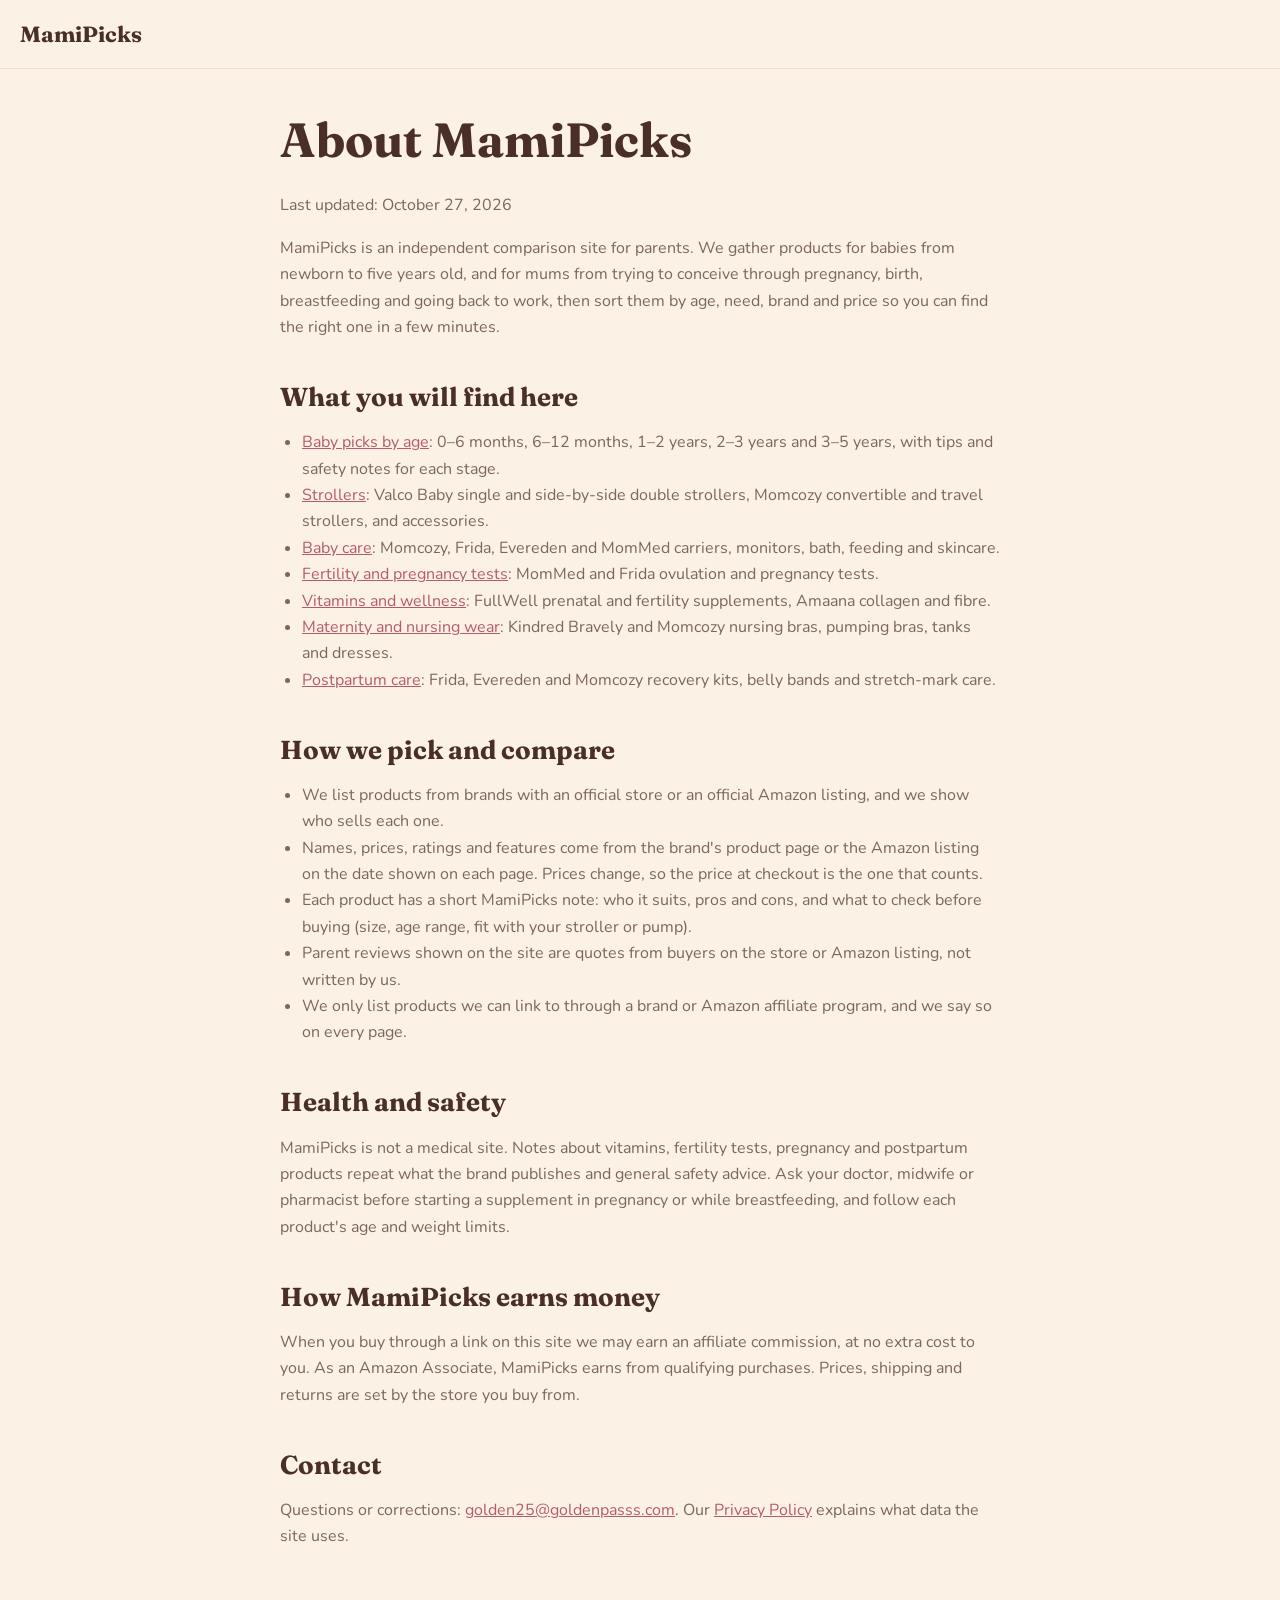
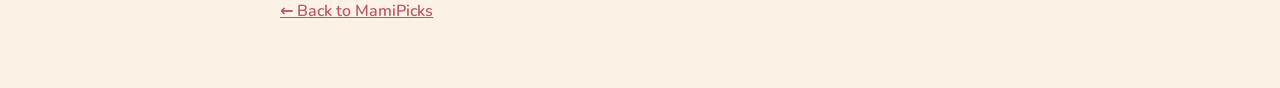
<file: about/index.html>
<!DOCTYPE html>
<html lang="en">
<head>
<meta charset="utf-8">
<meta name="viewport" content="width=device-width, initial-scale=1">
<title>About MamiPicks: How We Pick Baby and Mum Products</title>
<meta name="description" content="Who runs MamiPicks, how we choose and compare baby, pregnancy and postpartum products, where prices come from, and how the site earns money.">
<!-- Google tag (gtag.js) -->
<script async src="https://www.googletagmanager.com/gtag/js?id=AW-18429283112"></script>
<script>
  window.dataLayer = window.dataLayer || [];
  function gtag(){dataLayer.push(arguments);}
  gtag('js', new Date());
  gtag('config', 'AW-18429283112');
</script>
<script>
  // count clicks on buy links (Lasso/Amazon and brand shops) as an Ads conversion
  document.addEventListener('click', function (e) {
    var a = e.target.closest && e.target.closest('a[href]');
    if (!a || !/(^|\.)(lasso\.to|amazon\.com|amzn\.to|amaanahealth\.com|momomiworld\.com)$/.test(a.hostname)) return;
    gtag('event', 'conversion', {'send_to': 'AW-18429283112/99lcCLumwasdEKiW4tNE', 'transport_type': 'beacon'});
  }, true);
</script>
<link rel="preconnect" href="https://fonts.googleapis.com">
<link rel="preconnect" href="https://fonts.gstatic.com" crossorigin>
<link rel="stylesheet" href="https://fonts.googleapis.com/css2?family=Fraunces:opsz,wght@9..144,600;9..144,700&family=Nunito:wght@400;600;700&display=swap">
<style>
*{box-sizing:border-box}
body{margin:0;background:#fbf1e4;color:#4a2e2a;font-family:Nunito,system-ui,sans-serif;line-height:1.65;font-size:16px;-webkit-font-smoothing:antialiased}
header{border-bottom:1px solid #efdcc6;padding:16px 20px}
header a{color:#4a2e2a;text-decoration:none;font-weight:700;font-family:Fraunces,Georgia,serif;font-size:22px}
main{max-width:760px;margin:0 auto;padding:32px 20px 64px}
h1,h2,h3,h4{font-family:Fraunces,Georgia,serif;line-height:1.2;margin:1.6em 0 .5em}
h1{font-size:clamp(34px,6vw,48px);margin-top:.2em}
h2{font-size:26px} h3{font-size:20px} h4{font-size:17px}
p,li{color:#7d665c}
strong{color:#4a2e2a}
a{color:#b75a6b}
ul{padding-left:22px}
.back{display:inline-block;margin-top:32px;color:#b75a6b;font-weight:600}
</style>
<script type="application/ld+json" id="ld-main">
{
 "@context": "https://schema.org",
 "@graph": [
  {
   "@type": "AboutPage",
   "@id": "https://mom.goldenpasss.com/about/#page",
   "url": "https://mom.goldenpasss.com/about/",
   "name": "About MamiPicks: How We Pick Baby and Mum Products",
   "description": "Who runs MamiPicks, how we choose and compare baby, pregnancy and postpartum products, where prices come from, and how the site earns money.",
   "inLanguage": "en",
   "dateModified": "2026-10-27",
   "isPartOf": {
    "@id": "https://mom.goldenpasss.com/#site"
   },
   "publisher": {
    "@id": "https://mom.goldenpasss.com/#org"
   }
  },
  {
   "@type": "BreadcrumbList",
   "itemListElement": [
    {
     "@type": "ListItem",
     "position": 1,
     "name": "MamiPicks",
     "item": "https://mom.goldenpasss.com/"
    },
    {
     "@type": "ListItem",
     "position": 2,
     "name": "About",
     "item": "https://mom.goldenpasss.com/about/"
    }
   ]
  }
 ]
}
</script>
<meta id="og-type" property="og:type" content="website">
<meta id="og-site" property="og:site_name" content="MamiPicks">
<meta id="og-title" property="og:title" content="About MamiPicks: How We Pick Baby and Mum Products">
<meta id="og-desc" property="og:description" content="Who runs MamiPicks, how we choose and compare baby, pregnancy and postpartum products, where prices come from, and how the site earns money.">
<meta id="og-url" property="og:url" content="https://mom.goldenpasss.com/about/">
<meta id="tw-card" name="twitter:card" content="summary">
<link rel="canonical" id="canonical" href="https://mom.goldenpasss.com/about/">
</head>
<body>
<header><a href="../">MamiPicks</a></header>
<main>
<h1>About MamiPicks</h1>
<p>Last updated: <time datetime="2026-10-27">October 27, 2026</time></p>
<p>MamiPicks is an independent comparison site for parents. We gather products for babies from newborn to five years old, and for mums from trying to conceive through pregnancy, birth, breastfeeding and going back to work, then sort them by age, need, brand and price so you can find the right one in a few minutes.</p>

<h2>What you will find here</h2>
<ul>
<li><a href="../#baby">Baby picks by age</a>: 0–6 months, 6–12 months, 1–2 years, 2–3 years and 3–5 years, with tips and safety notes for each stage.</li>
<li><a href="../strollers/">Strollers</a>: Valco Baby single and side-by-side double strollers, Momcozy convertible and travel strollers, and accessories.</li>
<li><a href="../baby-care/">Baby care</a>: Momcozy, Frida, Evereden and MomMed carriers, monitors, bath, feeding and skincare.</li>
<li><a href="../fertility/">Fertility and pregnancy tests</a>: MomMed and Frida ovulation and pregnancy tests.</li>
<li><a href="../vitamins/">Vitamins and wellness</a>: FullWell prenatal and fertility supplements, Amaana collagen and fibre.</li>
<li><a href="../nursing-wear/">Maternity and nursing wear</a>: Kindred Bravely and Momcozy nursing bras, pumping bras, tanks and dresses.</li>
<li><a href="../postpartum/">Postpartum care</a>: Frida, Evereden and Momcozy recovery kits, belly bands and stretch-mark care.</li>
</ul>

<h2>How we pick and compare</h2>
<ul>
<li>We list products from brands with an official store or an official Amazon listing, and we show who sells each one.</li>
<li>Names, prices, ratings and features come from the brand's product page or the Amazon listing on the date shown on each page. Prices change, so the price at checkout is the one that counts.</li>
<li>Each product has a short MamiPicks note: who it suits, pros and cons, and what to check before buying (size, age range, fit with your stroller or pump).</li>
<li>Parent reviews shown on the site are quotes from buyers on the store or Amazon listing, not written by us.</li>
<li>We only list products we can link to through a brand or Amazon affiliate program, and we say so on every page.</li>
</ul>

<h2>Health and safety</h2>
<p>MamiPicks is not a medical site. Notes about vitamins, fertility tests, pregnancy and postpartum products repeat what the brand publishes and general safety advice. Ask your doctor, midwife or pharmacist before starting a supplement in pregnancy or while breastfeeding, and follow each product's age and weight limits.</p>

<h2>How MamiPicks earns money</h2>
<p>When you buy through a link on this site we may earn an affiliate commission, at no extra cost to you. As an Amazon Associate, MamiPicks earns from qualifying purchases. Prices, shipping and returns are set by the store you buy from.</p>

<h2>Contact</h2>
<p>Questions or corrections: <a href="mailto:golden25@goldenpasss.com">golden25@goldenpasss.com</a>. Our <a href="../privacy.html">Privacy Policy</a> explains what data the site uses.</p>
<a class="back" href="../">&larr; Back to MamiPicks</a>
</main>
</body>
</html>
</file>
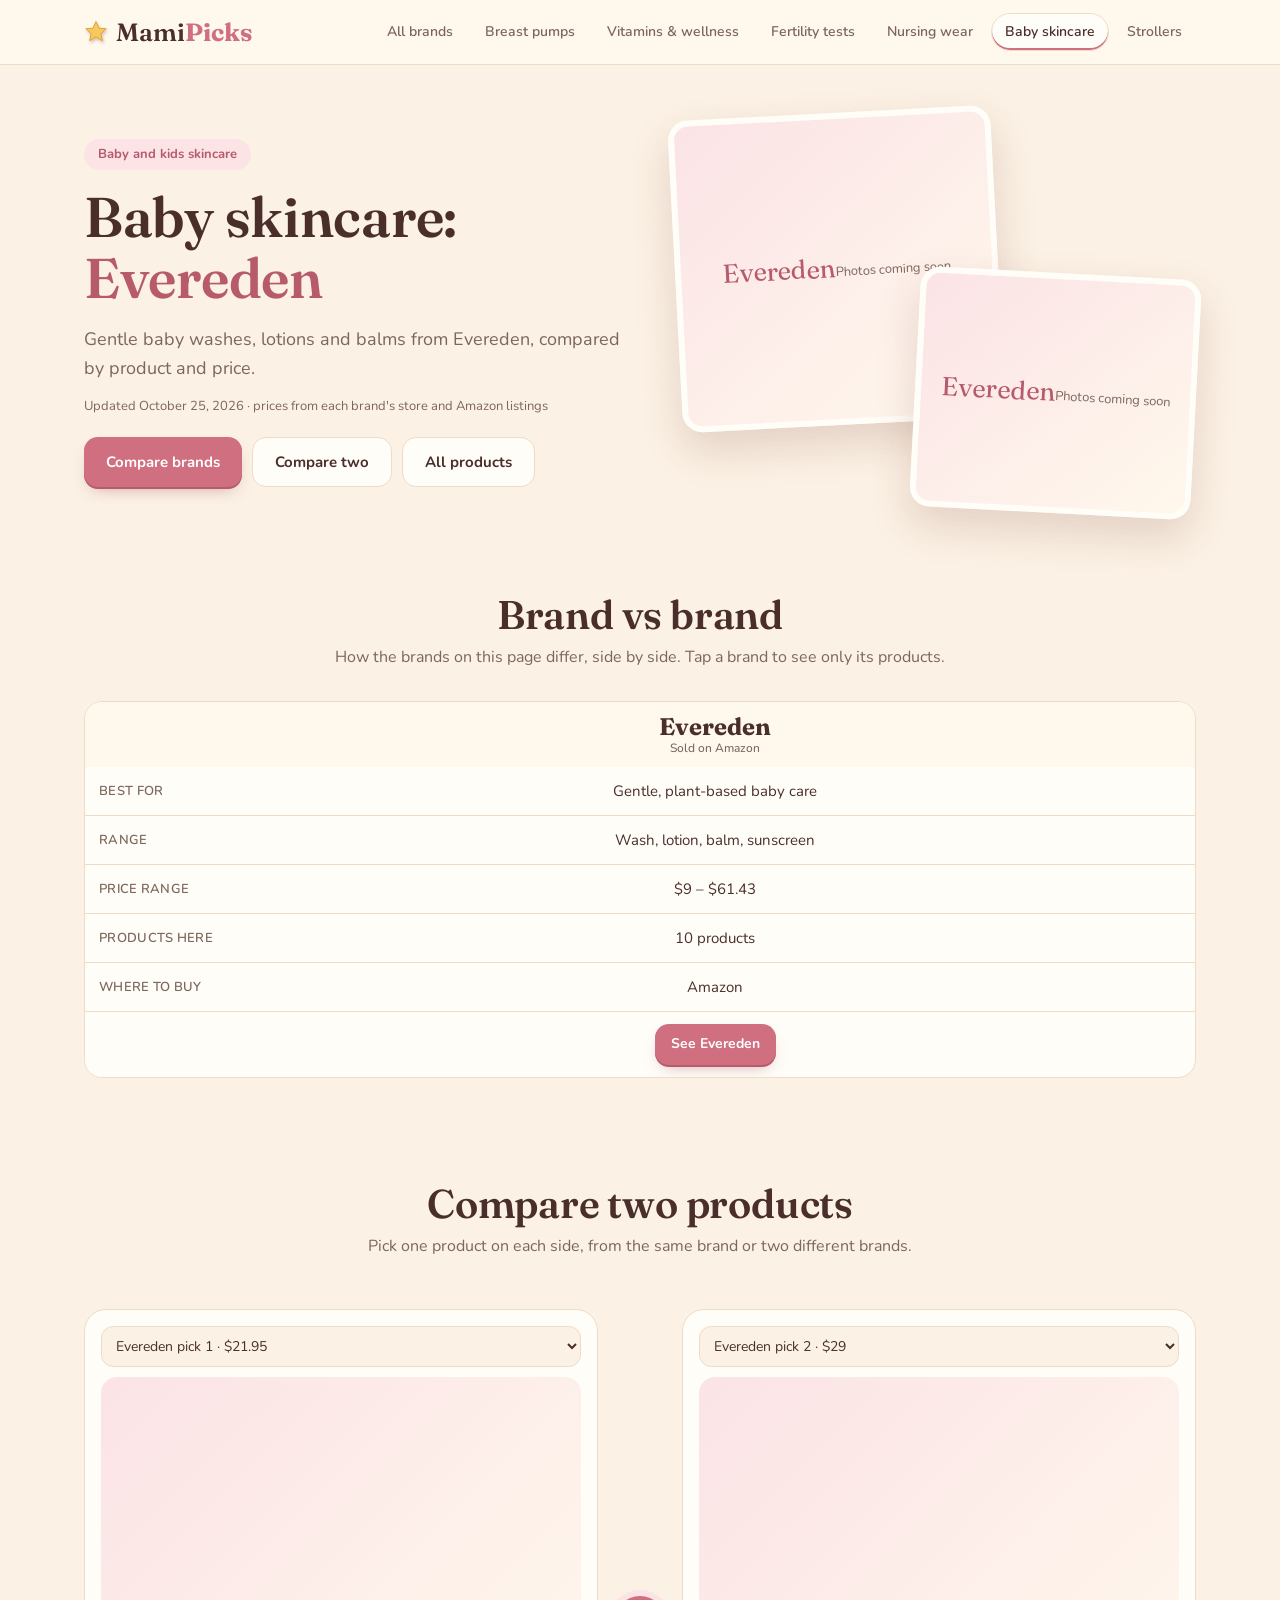
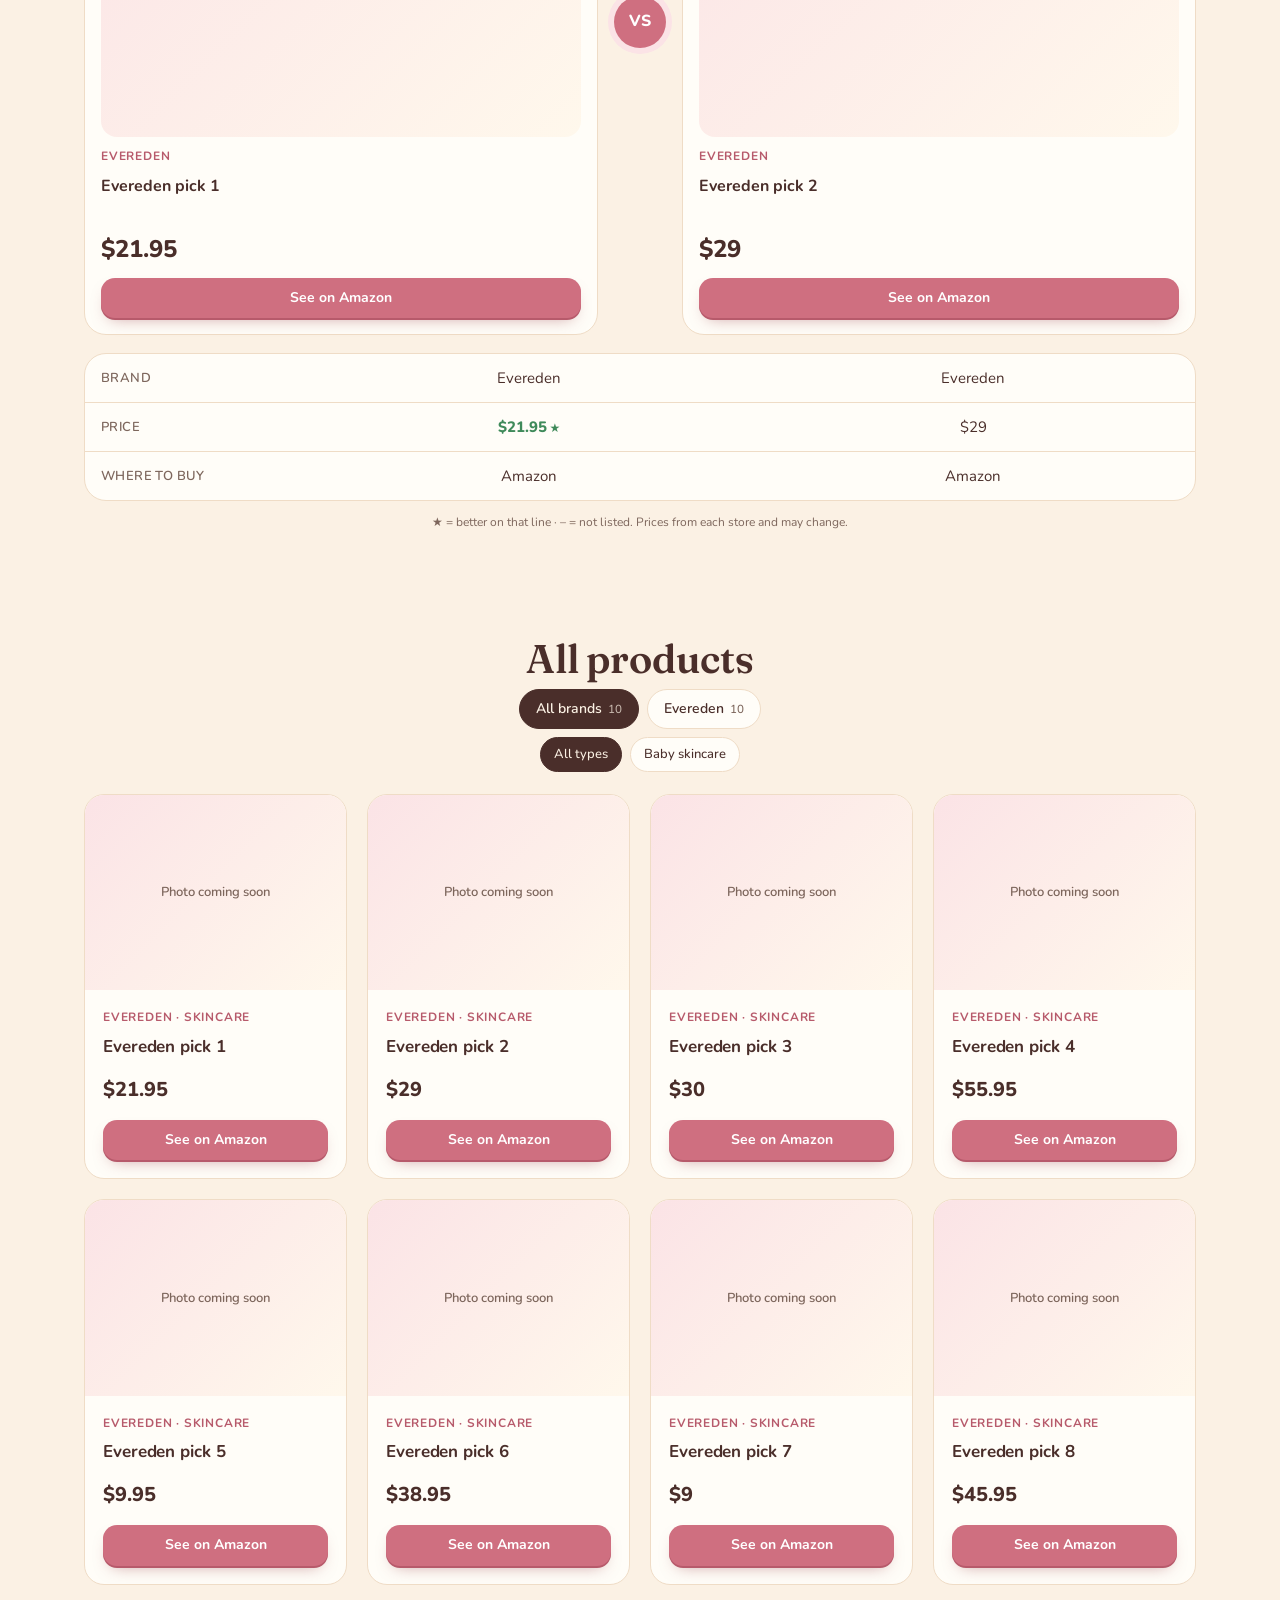
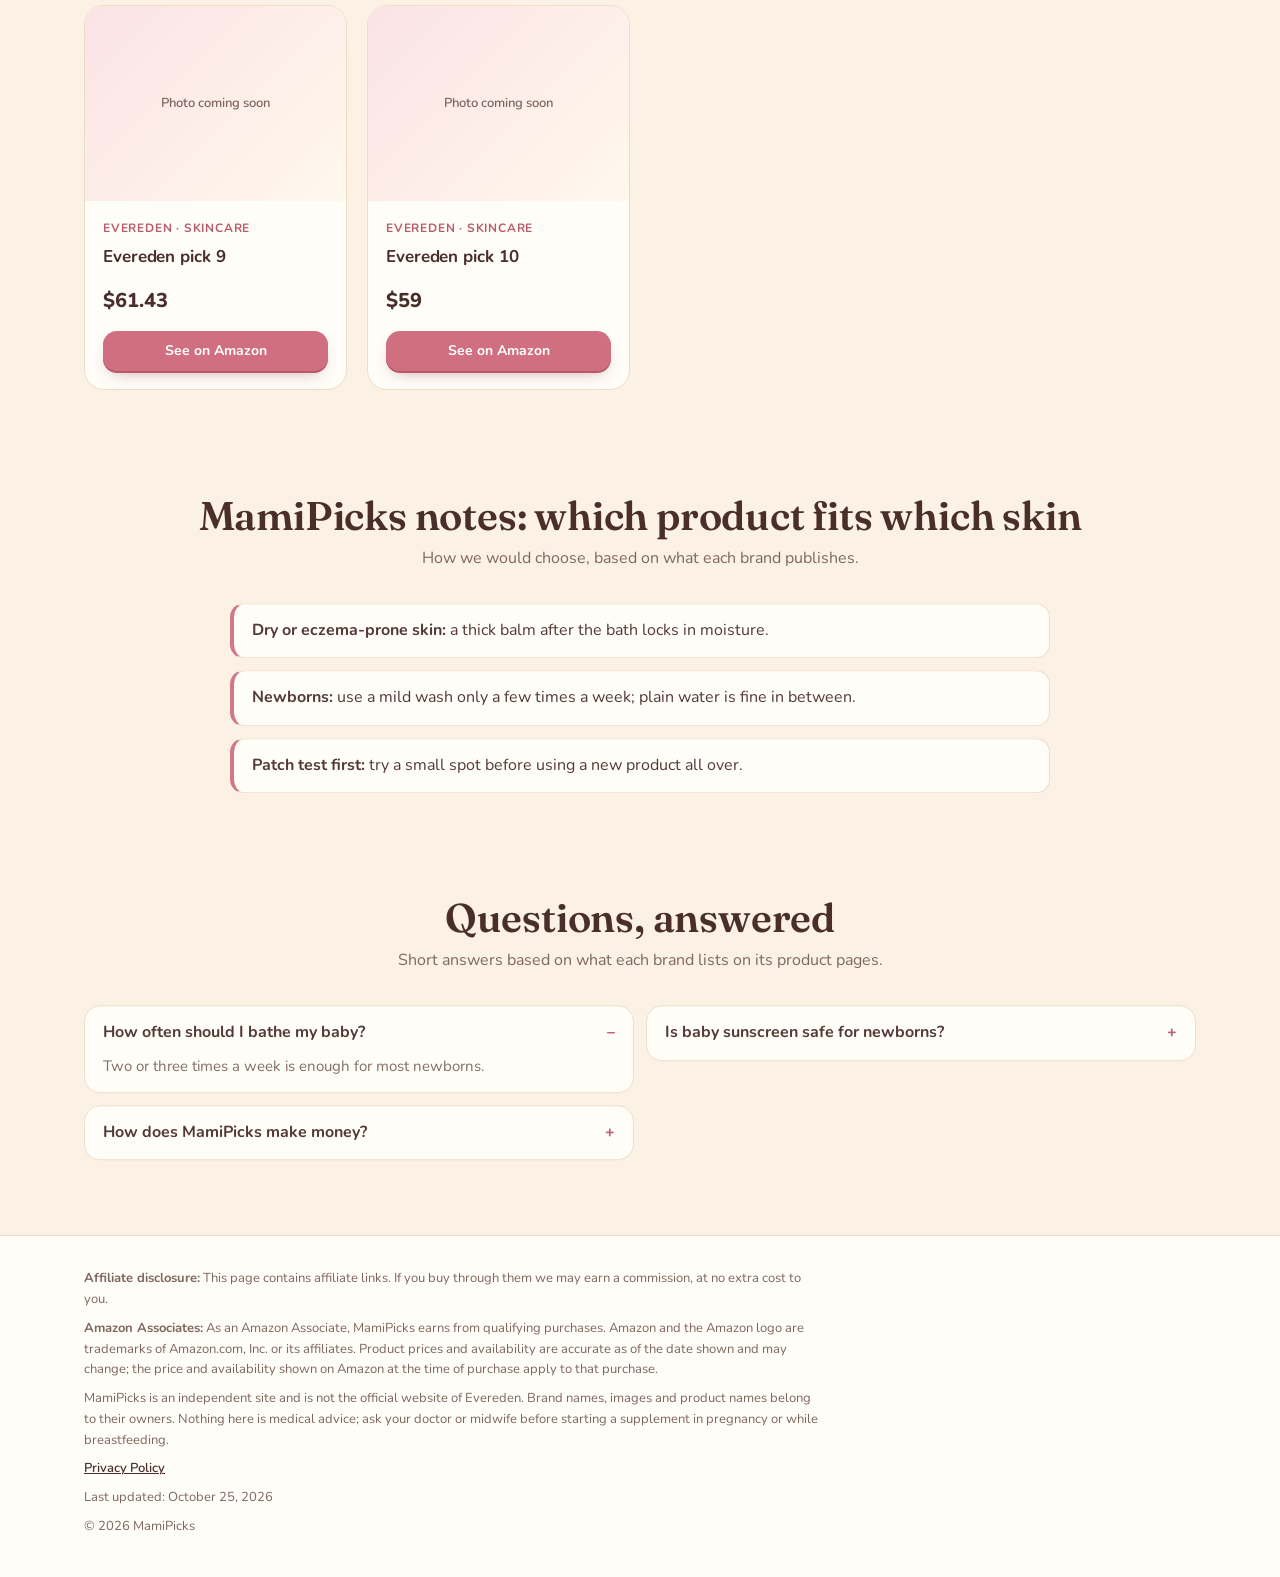
<file: baby-skincare/index.html>
<!DOCTYPE html>
<html lang="en">
<head>
<meta charset="utf-8">
<meta name="viewport" content="width=device-width, initial-scale=1">
<link rel="icon" type="image/svg+xml" href="data:image/svg+xml,%3Csvg xmlns='http://www.w3.org/2000/svg' viewBox='0 0 64 64'%3E%3Crect width='64' height='64' rx='16' fill='%23fbe3cf'/%3E%3Cpath d='M32 10l6.6 14.4 15.6 1.2-11.8 10.4 3.6 15.4L32 43.2l-14 8.2 3.6-15.4L9.8 25.6l15.6-1.2z' fill='%23f6c95f' stroke='%23e2a238' stroke-width='2' stroke-linejoin='round'/%3E%3C/svg%3E">
<title>Baby skincare Compared: Evereden | MamiPicks</title>
<meta name="description" content="Evereden baby and kids skincare compared.">
<link rel="canonical" href="https://mom.goldenpasss.com/baby-skincare/">
<link rel="preconnect" href="https://fonts.googleapis.com">
<link rel="preconnect" href="https://fonts.gstatic.com" crossorigin>
<link rel="stylesheet" href="https://fonts.googleapis.com/css2?family=Fraunces:opsz,wght@9..144,600;9..144,700&family=Nunito:wght@400;600;700;800&display=swap">
<link rel="stylesheet" href="../assets/css/tabs.css">
  <!-- Lasso click tracking -->
  <script type="text/javascript" src="https://js.codedrink.com/snippet.min.js" defer></script>
  <script type="text/javascript" defer>
    document.addEventListener("LSAFFEventLoaded", function(e) { e.detail.init(); });
  </script>
</head>
<body>

<header><div class="wrap">
  <a class="logo" href="../"><svg viewBox="-24 -24 48 48" aria-hidden="true" width="24" height="24"><path d="M0 -21 L6.2 -7.4 L20.4 -6.6 L9.6 3.2 L12.9 17.4 L0 9.8 L-12.9 17.4 L-9.6 3.2 L-20.4 -6.6 L-6.2 -7.4 Z" fill="#f6c95f" stroke="#e2a238" stroke-width="2" stroke-linejoin="round"/></svg><span class="w">Mami<b>Picks</b></span></a>
  <nav class="top">
    <a href="../">All brands</a>
    <a href="../breast-pumps/">Breast pumps</a>
    <a href="../vitamins/">Vitamins &amp; wellness</a>
    <a href="../fertility-tests/">Fertility tests</a>
    <a href="../nursing-wear/">Nursing wear</a>
    <a href="../baby-skincare/" class="on">Baby skincare</a>
    <a href="../strollers/">Strollers</a>
  </nav>
</div></header>

<main>
<section class="hero"><div class="wrap">
  <div>
    <span class="tag" data-hero>Baby and kids skincare</span>
    <h1 data-hero>Baby skincare: <em>Evereden</em></h1>
    <p data-hero>Gentle baby washes, lotions and balms from Evereden, compared by product and price.</p>
    <span class="updated" data-hero>Updated <time datetime="2026-10-25">October 25, 2026</time> · prices from each brand's store and Amazon listings</span>
    <div class="cta" data-hero>
      <a class="btn" href="#xBrandsSec">Compare brands</a>
      <a class="btn ghost" href="#compare">Compare two</a>
      <a class="btn ghost" href="#xShop">All products</a>
    </div>
  </div>
  <div class="collage">
    <div class="ph a" data-land>Evereden<small>Photos coming soon</small></div>
    <div class="ph b" data-land>Evereden<small>Photos coming soon</small></div>
  </div>
</div></section>

<section id="xBrandsSec" data-reveal-group><div class="wrap">
  <h2 data-reveal>Brand vs brand</h2>
  <p class="sub" data-reveal>How the brands on this page differ, side by side. Tap a brand to see only its products.</p>
  <div class="xbt-wrap" data-reveal><table class="xbt" id="xBrands"></table></div>
</div></section>

<section id="compare" data-reveal-group><div class="wrap">
  <h2 data-reveal>Compare two products</h2>
  <p class="sub" data-reveal>Pick one product on each side, from the same brand or two different brands.</p>
  <div class="presets" id="xPresets"></div>
  <div class="h2h" data-reveal>
    <div class="side" id="xSide0"></div>
    <div class="vs"><span>VS</span></div>
    <div class="side" id="xSide1"></div>
  </div>
  <div class="h2h-wrap"><table class="h2ht"><tbody id="xH2h"></tbody></table></div>
  <p class="cmp-note">★ = better on that line · – = not listed. Prices from each store and may change.</p>
</div></section>

<section id="xShop"><div class="wrap">
  <h2>All products</h2>
  <div class="xpills" id="xPills"></div>
  <div class="xpills xtypes" id="xTypes"></div>
  <div class="grid" id="xGrid"></div>
</div></section>

<section id="notes" data-reveal-group><div class="wrap">
  <h2 data-reveal>MamiPicks notes: which product fits which skin</h2>
  <p class="sub" data-reveal>How we would choose, based on what each brand publishes.</p>
  <div class="notes" data-reveal>
    <p><b>Dry or eczema-prone skin:</b> a thick balm after the bath locks in moisture.</p>
    <p><b>Newborns:</b> use a mild wash only a few times a week; plain water is fine in between.</p>
    <p><b>Patch test first:</b> try a small spot before using a new product all over.</p>
  </div>
</div></section>

<section id="faq" data-reveal-group><div class="wrap">
  <h2 data-reveal>Questions, answered</h2>
  <p class="sub" data-reveal>Short answers based on what each brand lists on its product pages.</p>
  <div class="faq" data-reveal>
    <details open><summary>How often should I bathe my baby?</summary><p>Two or three times a week is enough for most newborns.</p></details>
    <details><summary>Is baby sunscreen safe for newborns?</summary><p>Keep babies under 6 months out of direct sun; ask your doctor before using sunscreen.</p></details>
    <details><summary>How does MamiPicks make money?</summary><p>MamiPicks earns an affiliate commission when you buy through links on this page, at no extra cost to you. Prices, shipping and returns are set by the store you buy from.</p></details>
  </div>
</div></section>
</main>

<footer><div class="wrap">
  <p><b>Affiliate disclosure:</b> This page contains affiliate links. If you buy through them we may earn a commission, at no extra cost to you.</p>
  <p><b>Amazon Associates:</b> As an Amazon Associate, MamiPicks earns from qualifying purchases. Amazon and the Amazon logo are trademarks of Amazon.com, Inc. or its affiliates. Product prices and availability are accurate as of the date shown and may change; the price and availability shown on Amazon at the time of purchase apply to that purchase.</p>
  <p>MamiPicks is an independent site and is not the official website of Evereden. Brand names, images and product names belong to their owners. Nothing here is medical advice; ask your doctor or midwife before starting a supplement in pregnancy or while breastfeeding.</p>
  <p><a class="pp" href="../privacy.html">Privacy Policy</a></p>
  <p>Last updated: <time datetime="2026-10-25">October 25, 2026</time></p>
  <p>© <span id="y">2026</span> MamiPicks</p>
</div></footer>

<script src="../assets/js/catalog.js"></script>
<script>
/* =====================================================================
   SETTINGS – EDIT ONLY THIS PART
   BRANDS: one column each in "Brand vs brand". ITEMS: every product (link = affiliate link;
   an item without a link is not shown). cat = which CATS group it sits in.
   spec = values for the "Compare two products" table (keys from SPECS). h2h:false = grid only.
   Lasso items marked "todo" still need their real name and photo from Lasso.
   ===================================================================== */
const BRANDS = [
 {"id": "evereden", "name": "Evereden", "sub": "Sold on Amazon", "store": "Amazon", "cta": "See on Amazon", "best": "Gentle, plant-based baby care", "lineup": "Wash, lotion, balm, sunscreen"}
];
const BRAND_ROWS = [{"key": "best", "label": "Best for"}, {"key": "lineup", "label": "Range"}, {"key": "range", "label": "Price range"}, {"key": "count", "label": "Products here"}, {"key": "store", "label": "Where to buy"}];
const SPECS = [];
const PRESETS = [

];
const CATS = [
 {"id": "skin", "title": "Baby skincare"}
];
const ITEMS = [
 {"id": "B0DXQ6QZHX", "brand": "evereden", "cat": "skin", "kind": "Skincare", "name": "Evereden product 1 (Amazon B0DXQ6QZHX)", "short": "Evereden pick 1", "price": 21.95, "img": "", "link": "https://lasso.to/amazon/w8Ri6ggH2R", "todo": "name + photo from Lasso"},
 {"id": "B07W7KK8FM", "brand": "evereden", "cat": "skin", "kind": "Skincare", "name": "Evereden product 2 (Amazon B07W7KK8FM)", "short": "Evereden pick 2", "price": 29, "img": "", "link": "https://lasso.to/amazon/kyAIcNbi4V", "todo": "name + photo from Lasso"},
 {"id": "B0CPFFYMGD", "brand": "evereden", "cat": "skin", "kind": "Skincare", "name": "Evereden product 3 (Amazon B0CPFFYMGD)", "short": "Evereden pick 3", "price": 30, "img": "", "link": "https://lasso.to/amazon/LbqYmPXefl", "todo": "name + photo from Lasso"},
 {"id": "B0DHH63BDH", "brand": "evereden", "cat": "skin", "kind": "Skincare", "name": "Evereden product 4 (Amazon B0DHH63BDH)", "short": "Evereden pick 4", "price": 55.95, "img": "", "link": "https://lasso.to/amazon/NDbTNdfdN0", "todo": "name + photo from Lasso"},
 {"id": "B08FFB6K1L", "brand": "evereden", "cat": "skin", "kind": "Skincare", "name": "Evereden product 5 (Amazon B08FFB6K1L)", "short": "Evereden pick 5", "price": 9.95, "img": "", "link": "https://lasso.to/amazon/mDUYYcUWmE", "todo": "name + photo from Lasso"},
 {"id": "B0CJ38Y8Z7", "brand": "evereden", "cat": "skin", "kind": "Skincare", "name": "Evereden product 6 (Amazon B0CJ38Y8Z7)", "short": "Evereden pick 6", "price": 38.95, "img": "", "link": "https://lasso.to/amazon/YUoK4yFv7P", "todo": "name + photo from Lasso"},
 {"id": "B0CSDQZ2Z6", "brand": "evereden", "cat": "skin", "kind": "Skincare", "name": "Evereden product 7 (Amazon B0CSDQZ2Z6)", "short": "Evereden pick 7", "price": 9, "img": "", "link": "https://lasso.to/amazon/fTrVqxIoeZ", "todo": "name + photo from Lasso"},
 {"id": "B0D3Q41RLW", "brand": "evereden", "cat": "skin", "kind": "Skincare", "name": "Evereden product 8 (Amazon B0D3Q41RLW)", "short": "Evereden pick 8", "price": 45.95, "img": "", "link": "https://lasso.to/amazon/gaas1oUNNz", "todo": "name + photo from Lasso"},
 {"id": "B0D7HWW15Z", "brand": "evereden", "cat": "skin", "kind": "Skincare", "name": "Evereden product 9 (Amazon B0D7HWW15Z)", "short": "Evereden pick 9", "price": 61.43, "img": "", "link": "https://lasso.to/amazon/Gkhw2Suwve", "todo": "name + photo from Lasso"},
 {"id": "B0DB29GQVS", "brand": "evereden", "cat": "skin", "kind": "Skincare", "name": "Evereden product 10 (Amazon B0DB29GQVS)", "short": "Evereden pick 10", "price": 59, "img": "", "link": "https://lasso.to/amazon/359b3Jn5SD", "todo": "name + photo from Lasso"}
];
/* ===================== END OF SETTINGS ===================== */
TC.render({ brands:BRANDS, brandRows:BRAND_ROWS, specs:SPECS, presets:PRESETS, cats:CATS, items:ITEMS, extra:{} });
document.getElementById("y").textContent = new Date().getFullYear();
</script>
<script src="../assets/js/gsap.min.js" defer></script>
<script src="../assets/js/tabs-motion.js" defer></script>
</body>
</html>
</file>
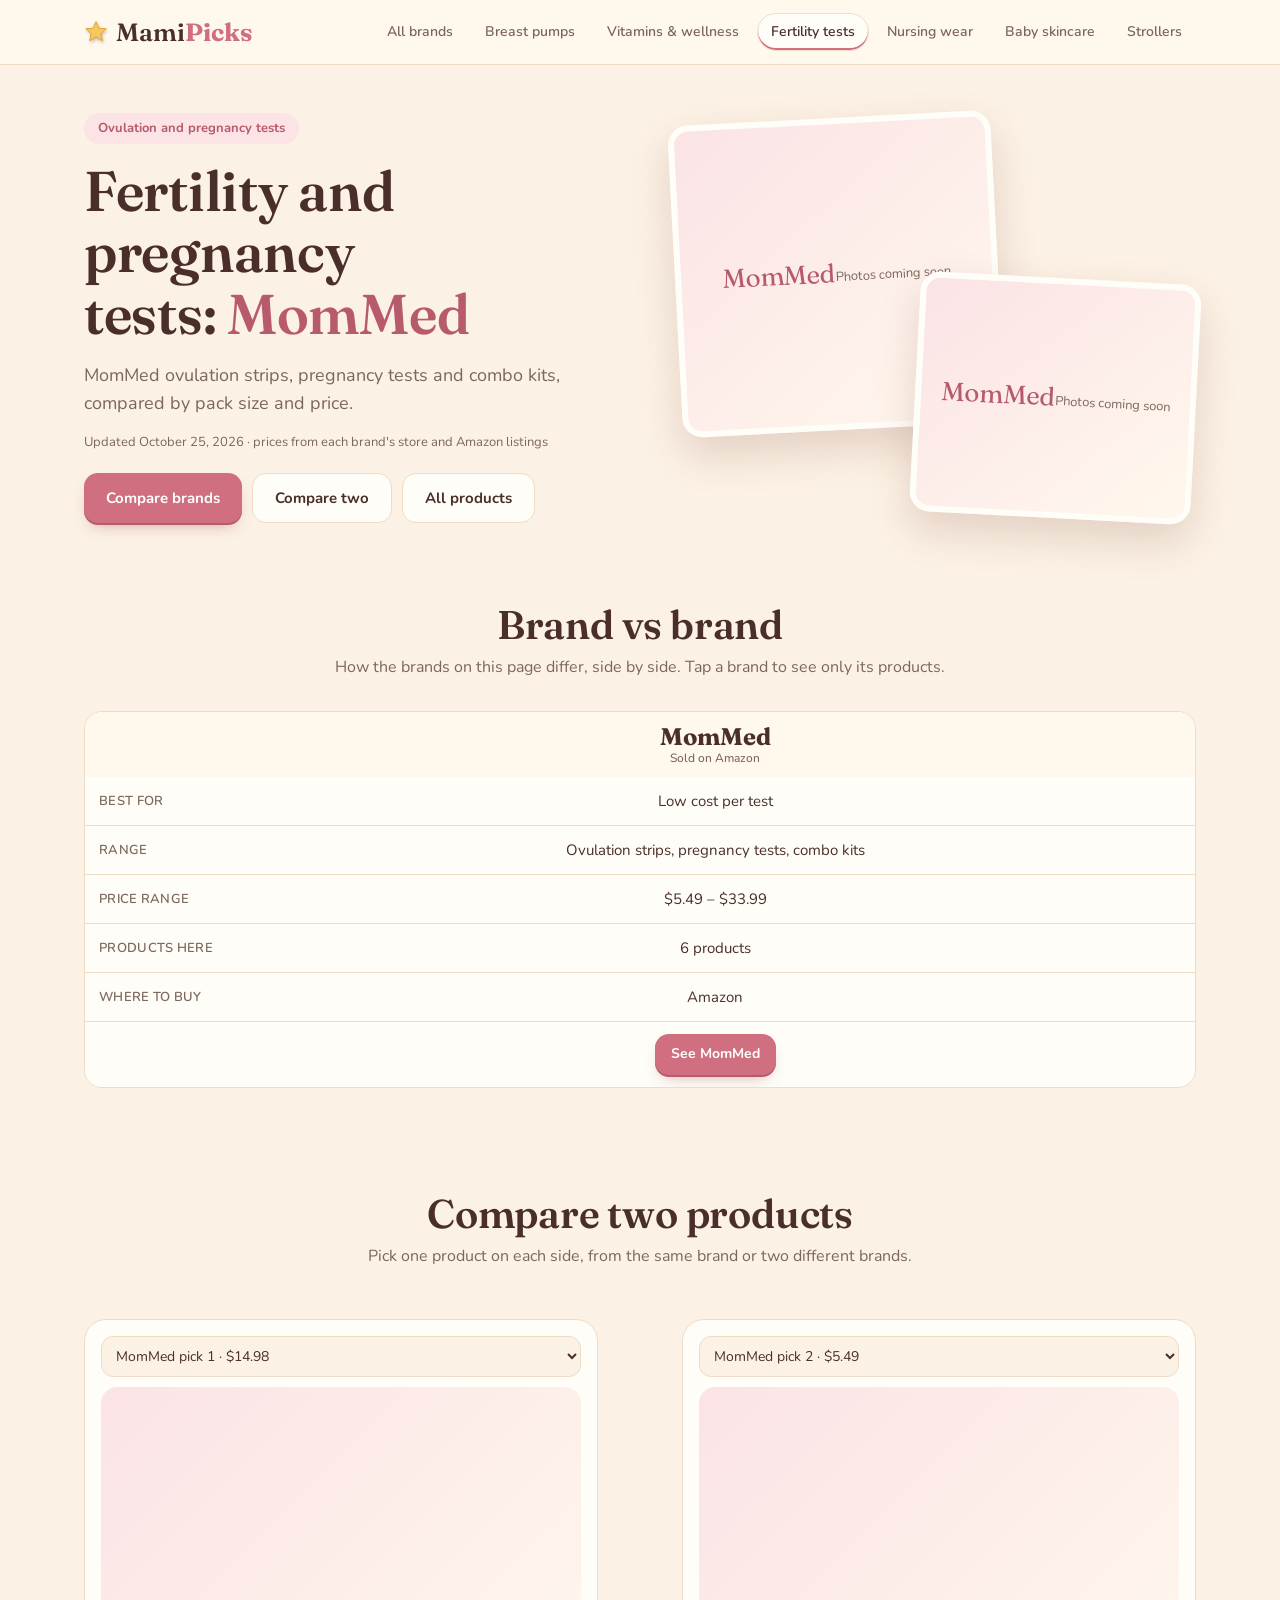
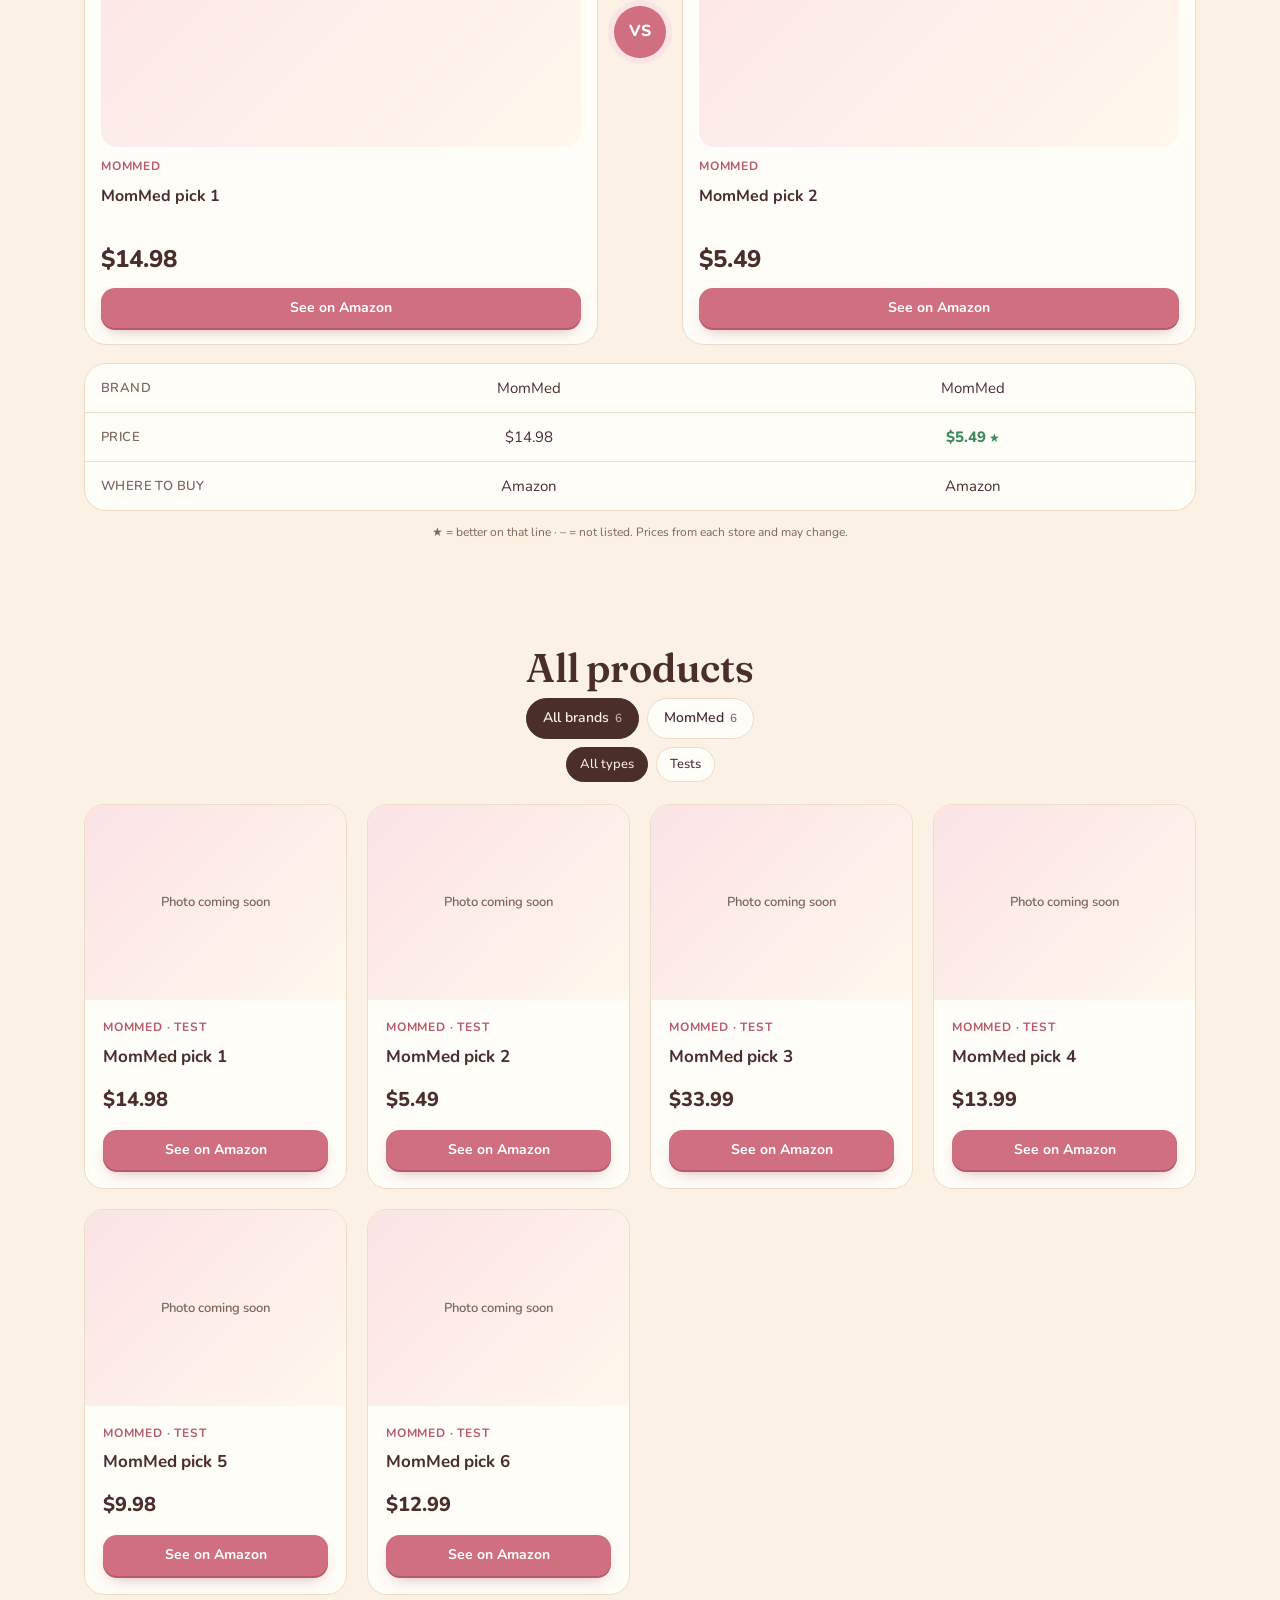
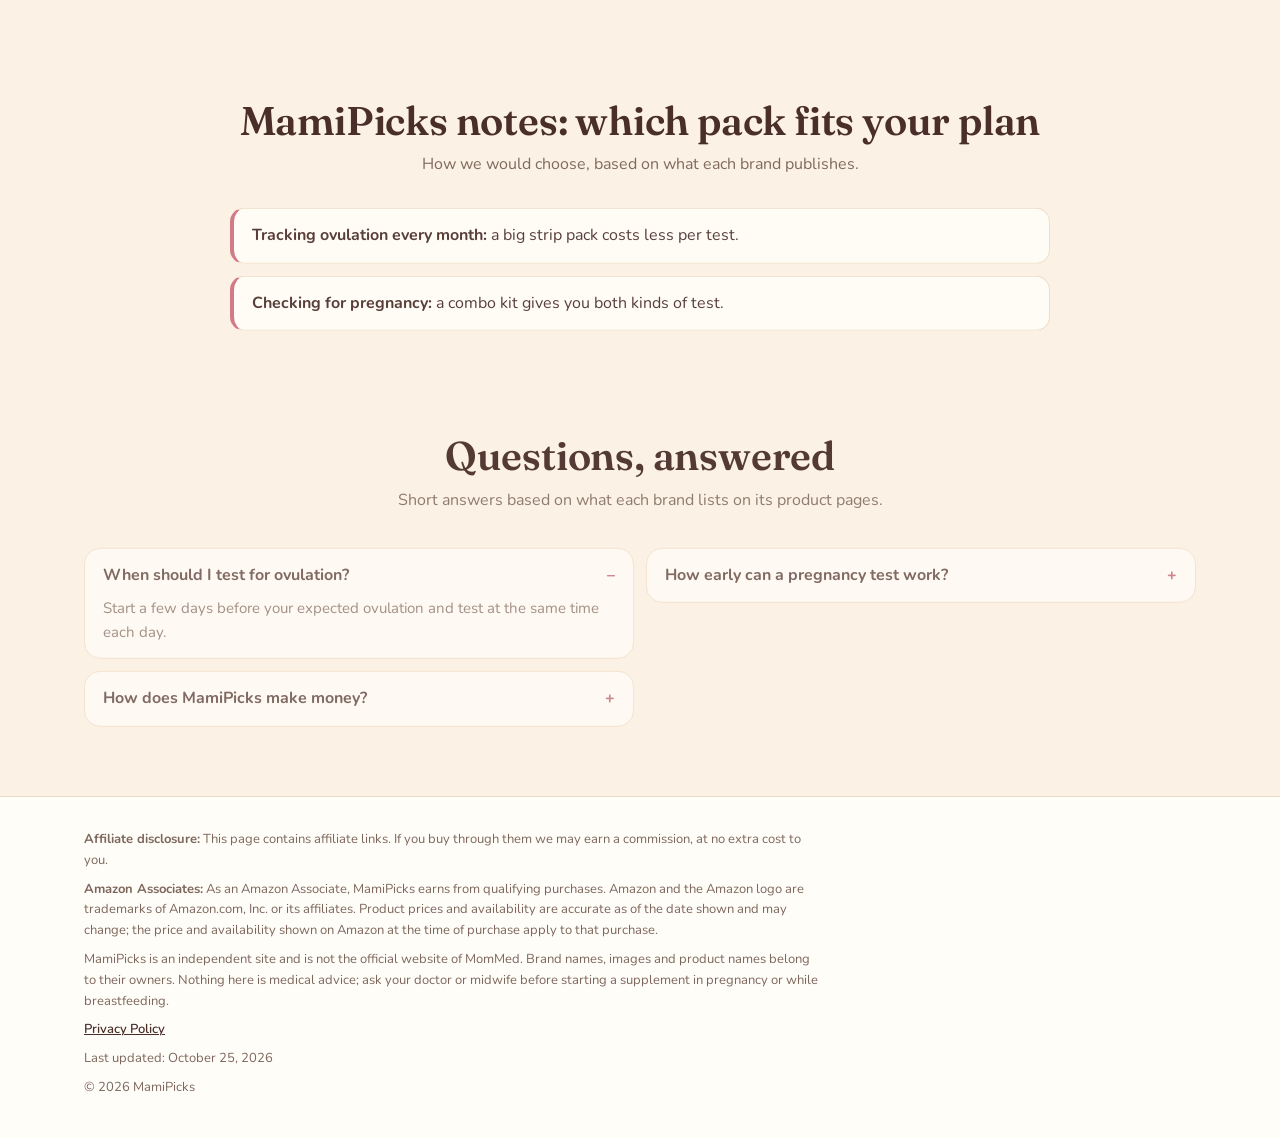
<file: fertility-tests/index.html>
<!DOCTYPE html>
<html lang="en">
<head>
<meta charset="utf-8">
<meta name="viewport" content="width=device-width, initial-scale=1">
<link rel="icon" type="image/svg+xml" href="data:image/svg+xml,%3Csvg xmlns='http://www.w3.org/2000/svg' viewBox='0 0 64 64'%3E%3Crect width='64' height='64' rx='16' fill='%23fbe3cf'/%3E%3Cpath d='M32 10l6.6 14.4 15.6 1.2-11.8 10.4 3.6 15.4L32 43.2l-14 8.2 3.6-15.4L9.8 25.6l15.6-1.2z' fill='%23f6c95f' stroke='%23e2a238' stroke-width='2' stroke-linejoin='round'/%3E%3C/svg%3E">
<title>Fertility tests Compared: MomMed | MamiPicks</title>
<meta name="description" content="MomMed ovulation and pregnancy tests compared by pack and price.">
<link rel="canonical" href="https://mom.goldenpasss.com/fertility-tests/">
<link rel="preconnect" href="https://fonts.googleapis.com">
<link rel="preconnect" href="https://fonts.gstatic.com" crossorigin>
<link rel="stylesheet" href="https://fonts.googleapis.com/css2?family=Fraunces:opsz,wght@9..144,600;9..144,700&family=Nunito:wght@400;600;700;800&display=swap">
<link rel="stylesheet" href="../assets/css/tabs.css">
  <!-- Lasso click tracking -->
  <script type="text/javascript" src="https://js.codedrink.com/snippet.min.js" defer></script>
  <script type="text/javascript" defer>
    document.addEventListener("LSAFFEventLoaded", function(e) { e.detail.init(); });
  </script>
</head>
<body>

<header><div class="wrap">
  <a class="logo" href="../"><svg viewBox="-24 -24 48 48" aria-hidden="true" width="24" height="24"><path d="M0 -21 L6.2 -7.4 L20.4 -6.6 L9.6 3.2 L12.9 17.4 L0 9.8 L-12.9 17.4 L-9.6 3.2 L-20.4 -6.6 L-6.2 -7.4 Z" fill="#f6c95f" stroke="#e2a238" stroke-width="2" stroke-linejoin="round"/></svg><span class="w">Mami<b>Picks</b></span></a>
  <nav class="top">
    <a href="../">All brands</a>
    <a href="../breast-pumps/">Breast pumps</a>
    <a href="../vitamins/">Vitamins &amp; wellness</a>
    <a href="../fertility-tests/" class="on">Fertility tests</a>
    <a href="../nursing-wear/">Nursing wear</a>
    <a href="../baby-skincare/">Baby skincare</a>
    <a href="../strollers/">Strollers</a>
  </nav>
</div></header>

<main>
<section class="hero"><div class="wrap">
  <div>
    <span class="tag" data-hero>Ovulation and pregnancy tests</span>
    <h1 data-hero>Fertility and pregnancy tests: <em>MomMed</em></h1>
    <p data-hero>MomMed ovulation strips, pregnancy tests and combo kits, compared by pack size and price.</p>
    <span class="updated" data-hero>Updated <time datetime="2026-10-25">October 25, 2026</time> · prices from each brand's store and Amazon listings</span>
    <div class="cta" data-hero>
      <a class="btn" href="#xBrandsSec">Compare brands</a>
      <a class="btn ghost" href="#compare">Compare two</a>
      <a class="btn ghost" href="#xShop">All products</a>
    </div>
  </div>
  <div class="collage">
    <div class="ph a" data-land>MomMed<small>Photos coming soon</small></div>
    <div class="ph b" data-land>MomMed<small>Photos coming soon</small></div>
  </div>
</div></section>

<section id="xBrandsSec" data-reveal-group><div class="wrap">
  <h2 data-reveal>Brand vs brand</h2>
  <p class="sub" data-reveal>How the brands on this page differ, side by side. Tap a brand to see only its products.</p>
  <div class="xbt-wrap" data-reveal><table class="xbt" id="xBrands"></table></div>
</div></section>

<section id="compare" data-reveal-group><div class="wrap">
  <h2 data-reveal>Compare two products</h2>
  <p class="sub" data-reveal>Pick one product on each side, from the same brand or two different brands.</p>
  <div class="presets" id="xPresets"></div>
  <div class="h2h" data-reveal>
    <div class="side" id="xSide0"></div>
    <div class="vs"><span>VS</span></div>
    <div class="side" id="xSide1"></div>
  </div>
  <div class="h2h-wrap"><table class="h2ht"><tbody id="xH2h"></tbody></table></div>
  <p class="cmp-note">★ = better on that line · – = not listed. Prices from each store and may change.</p>
</div></section>

<section id="xShop"><div class="wrap">
  <h2>All products</h2>
  <div class="xpills" id="xPills"></div>
  <div class="xpills xtypes" id="xTypes"></div>
  <div class="grid" id="xGrid"></div>
</div></section>

<section id="notes" data-reveal-group><div class="wrap">
  <h2 data-reveal>MamiPicks notes: which pack fits your plan</h2>
  <p class="sub" data-reveal>How we would choose, based on what each brand publishes.</p>
  <div class="notes" data-reveal>
    <p><b>Tracking ovulation every month:</b> a big strip pack costs less per test.</p>
    <p><b>Checking for pregnancy:</b> a combo kit gives you both kinds of test.</p>
  </div>
</div></section>

<section id="faq" data-reveal-group><div class="wrap">
  <h2 data-reveal>Questions, answered</h2>
  <p class="sub" data-reveal>Short answers based on what each brand lists on its product pages.</p>
  <div class="faq" data-reveal>
    <details open><summary>When should I test for ovulation?</summary><p>Start a few days before your expected ovulation and test at the same time each day.</p></details>
    <details><summary>How early can a pregnancy test work?</summary><p>Many tests can show a result around the day of your missed period. Testing later is more reliable.</p></details>
    <details><summary>How does MamiPicks make money?</summary><p>MamiPicks earns an affiliate commission when you buy through links on this page, at no extra cost to you. Prices, shipping and returns are set by the store you buy from.</p></details>
  </div>
</div></section>
</main>

<footer><div class="wrap">
  <p><b>Affiliate disclosure:</b> This page contains affiliate links. If you buy through them we may earn a commission, at no extra cost to you.</p>
  <p><b>Amazon Associates:</b> As an Amazon Associate, MamiPicks earns from qualifying purchases. Amazon and the Amazon logo are trademarks of Amazon.com, Inc. or its affiliates. Product prices and availability are accurate as of the date shown and may change; the price and availability shown on Amazon at the time of purchase apply to that purchase.</p>
  <p>MamiPicks is an independent site and is not the official website of MomMed. Brand names, images and product names belong to their owners. Nothing here is medical advice; ask your doctor or midwife before starting a supplement in pregnancy or while breastfeeding.</p>
  <p><a class="pp" href="../privacy.html">Privacy Policy</a></p>
  <p>Last updated: <time datetime="2026-10-25">October 25, 2026</time></p>
  <p>© <span id="y">2026</span> MamiPicks</p>
</div></footer>

<script src="../assets/js/catalog.js"></script>
<script>
/* =====================================================================
   SETTINGS – EDIT ONLY THIS PART
   BRANDS: one column each in "Brand vs brand". ITEMS: every product (link = affiliate link;
   an item without a link is not shown). cat = which CATS group it sits in.
   spec = values for the "Compare two products" table (keys from SPECS). h2h:false = grid only.
   Lasso items marked "todo" still need their real name and photo from Lasso.
   ===================================================================== */
const BRANDS = [
 {"id": "mommed", "name": "MomMed", "sub": "Sold on Amazon", "store": "Amazon", "cta": "See on Amazon", "best": "Low cost per test", "lineup": "Ovulation strips, pregnancy tests, combo kits"}
];
const BRAND_ROWS = [{"key": "best", "label": "Best for"}, {"key": "lineup", "label": "Range"}, {"key": "range", "label": "Price range"}, {"key": "count", "label": "Products here"}, {"key": "store", "label": "Where to buy"}];
const SPECS = [];
const PRESETS = [

];
const CATS = [
 {"id": "test", "title": "Tests"}
];
const ITEMS = [
 {"id": "B07BNLF5R1", "brand": "mommed", "cat": "test", "kind": "Test", "name": "MomMed product 1 (Amazon B07BNLF5R1)", "short": "MomMed pick 1", "price": 14.98, "img": "", "link": "https://lasso.to/amazon/mgrlBfMXTl", "todo": "name + photo from Lasso"},
 {"id": "B07CQMV69N", "brand": "mommed", "cat": "test", "kind": "Test", "name": "MomMed product 2 (Amazon B07CQMV69N)", "short": "MomMed pick 2", "price": 5.49, "img": "", "link": "https://lasso.to/amazon/iWHDThHs9F", "todo": "name + photo from Lasso"},
 {"id": "B07CWRV3S3", "brand": "mommed", "cat": "test", "kind": "Test", "name": "MomMed product 3 (Amazon B07CWRV3S3)", "short": "MomMed pick 3", "price": 33.99, "img": "", "link": "https://lasso.to/amazon/LtHnD3Y0X1", "todo": "name + photo from Lasso"},
 {"id": "B07FNDCK95", "brand": "mommed", "cat": "test", "kind": "Test", "name": "MomMed product 4 (Amazon B07FNDCK95)", "short": "MomMed pick 4", "price": 13.99, "img": "", "link": "https://lasso.to/amazon/LXU3s4b0bw", "todo": "name + photo from Lasso"},
 {"id": "B07FP634X1", "brand": "mommed", "cat": "test", "kind": "Test", "name": "MomMed product 5 (Amazon B07FP634X1)", "short": "MomMed pick 5", "price": 9.98, "img": "", "link": "https://lasso.to/amazon/rVvcrbgAYS", "todo": "name + photo from Lasso"},
 {"id": "B0B3T12LSD", "brand": "mommed", "cat": "test", "kind": "Test", "name": "MomMed product 6 (Amazon B0B3T12LSD)", "short": "MomMed pick 6", "price": 12.99, "img": "", "link": "https://lasso.to/amazon/bbqb4uobMp", "todo": "name + photo from Lasso"}
];
/* ===================== END OF SETTINGS ===================== */
TC.render({ brands:BRANDS, brandRows:BRAND_ROWS, specs:SPECS, presets:PRESETS, cats:CATS, items:ITEMS, extra:{} });
document.getElementById("y").textContent = new Date().getFullYear();
</script>
<script src="../assets/js/gsap.min.js" defer></script>
<script src="../assets/js/tabs-motion.js" defer></script>
</body>
</html>
</file>
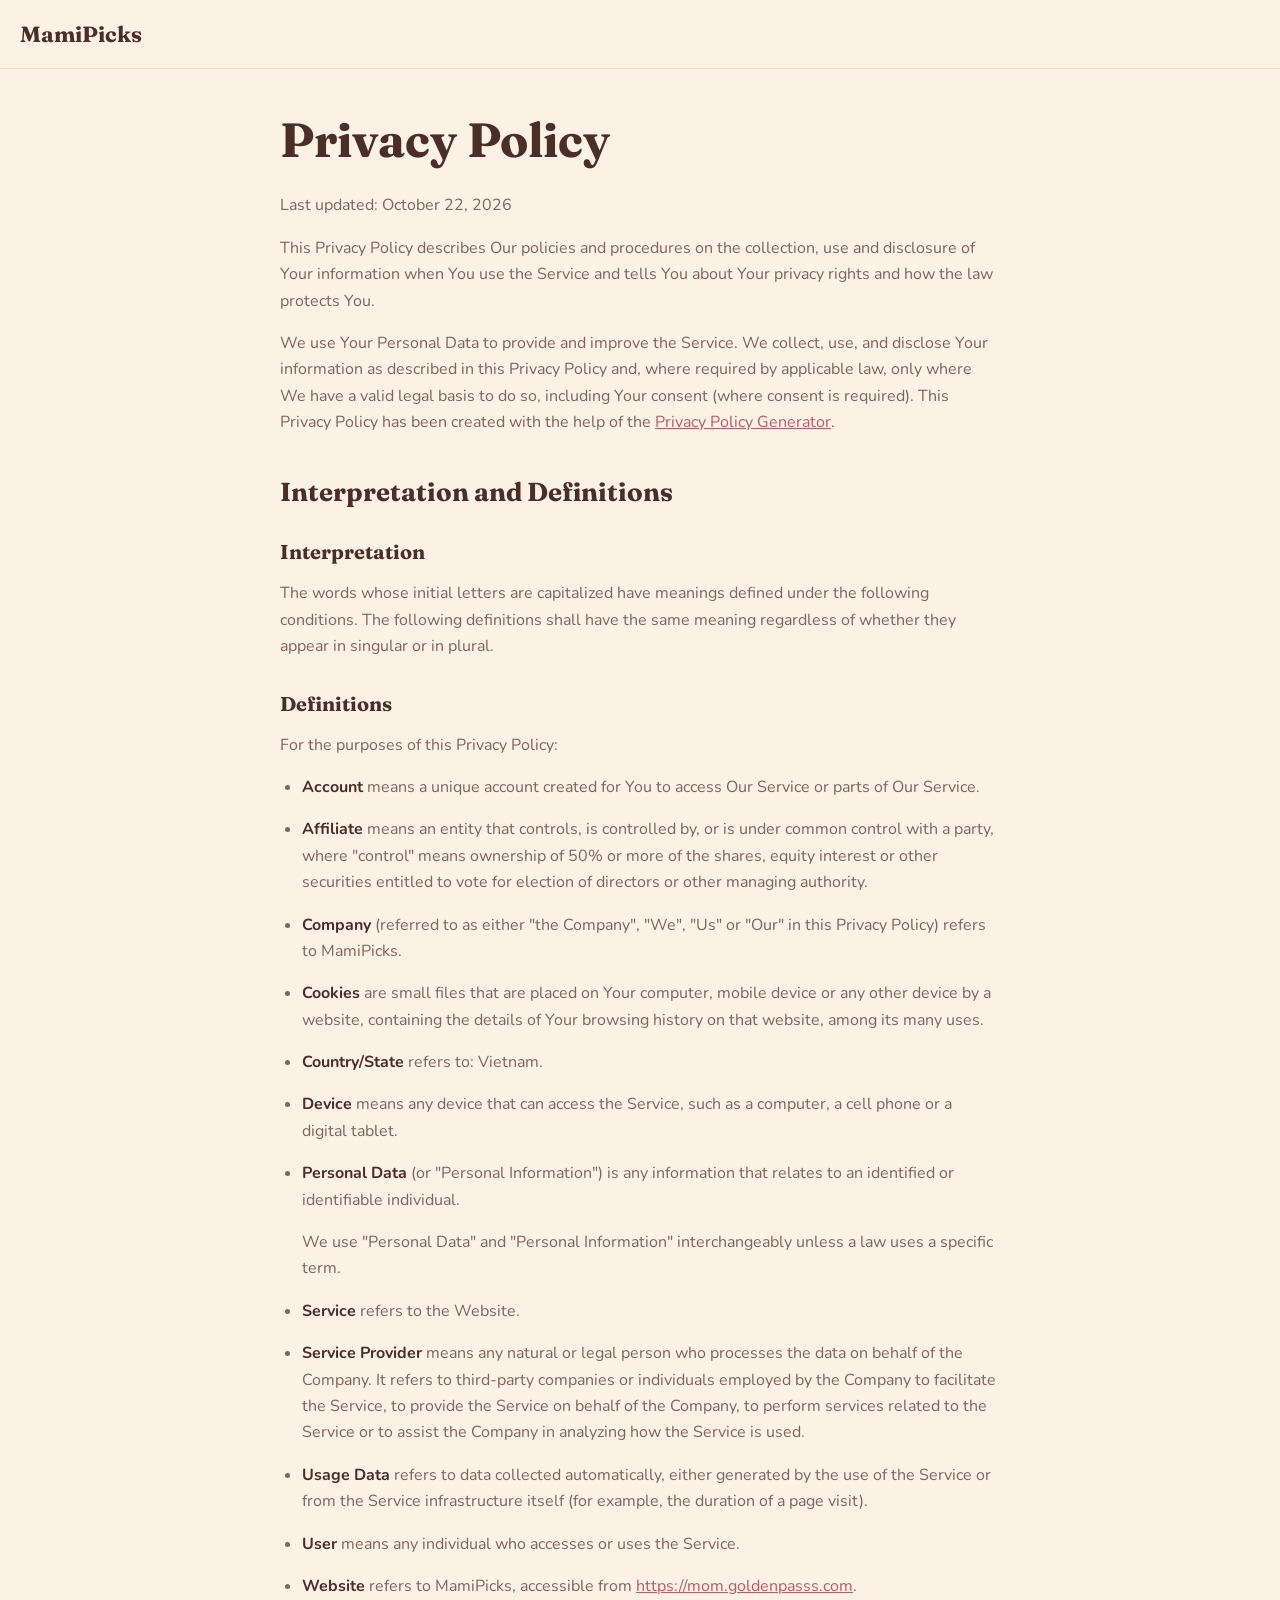
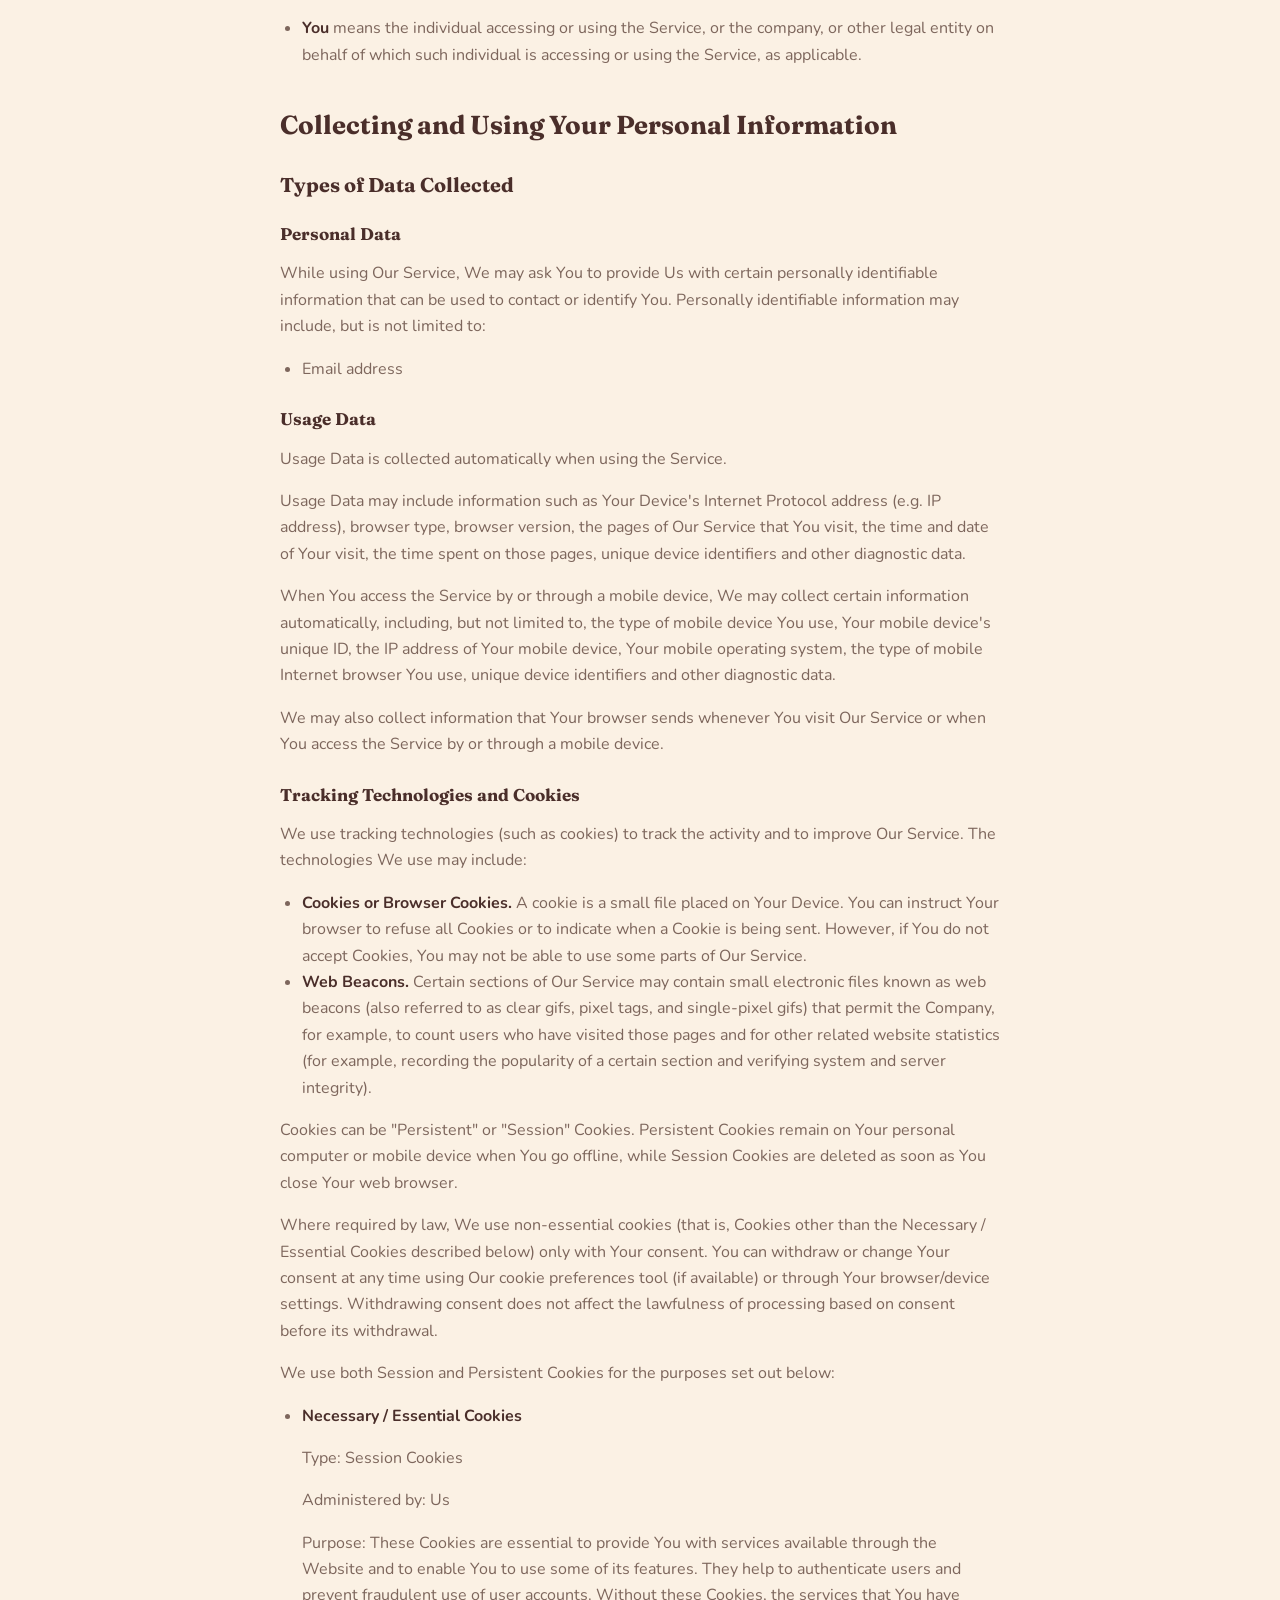
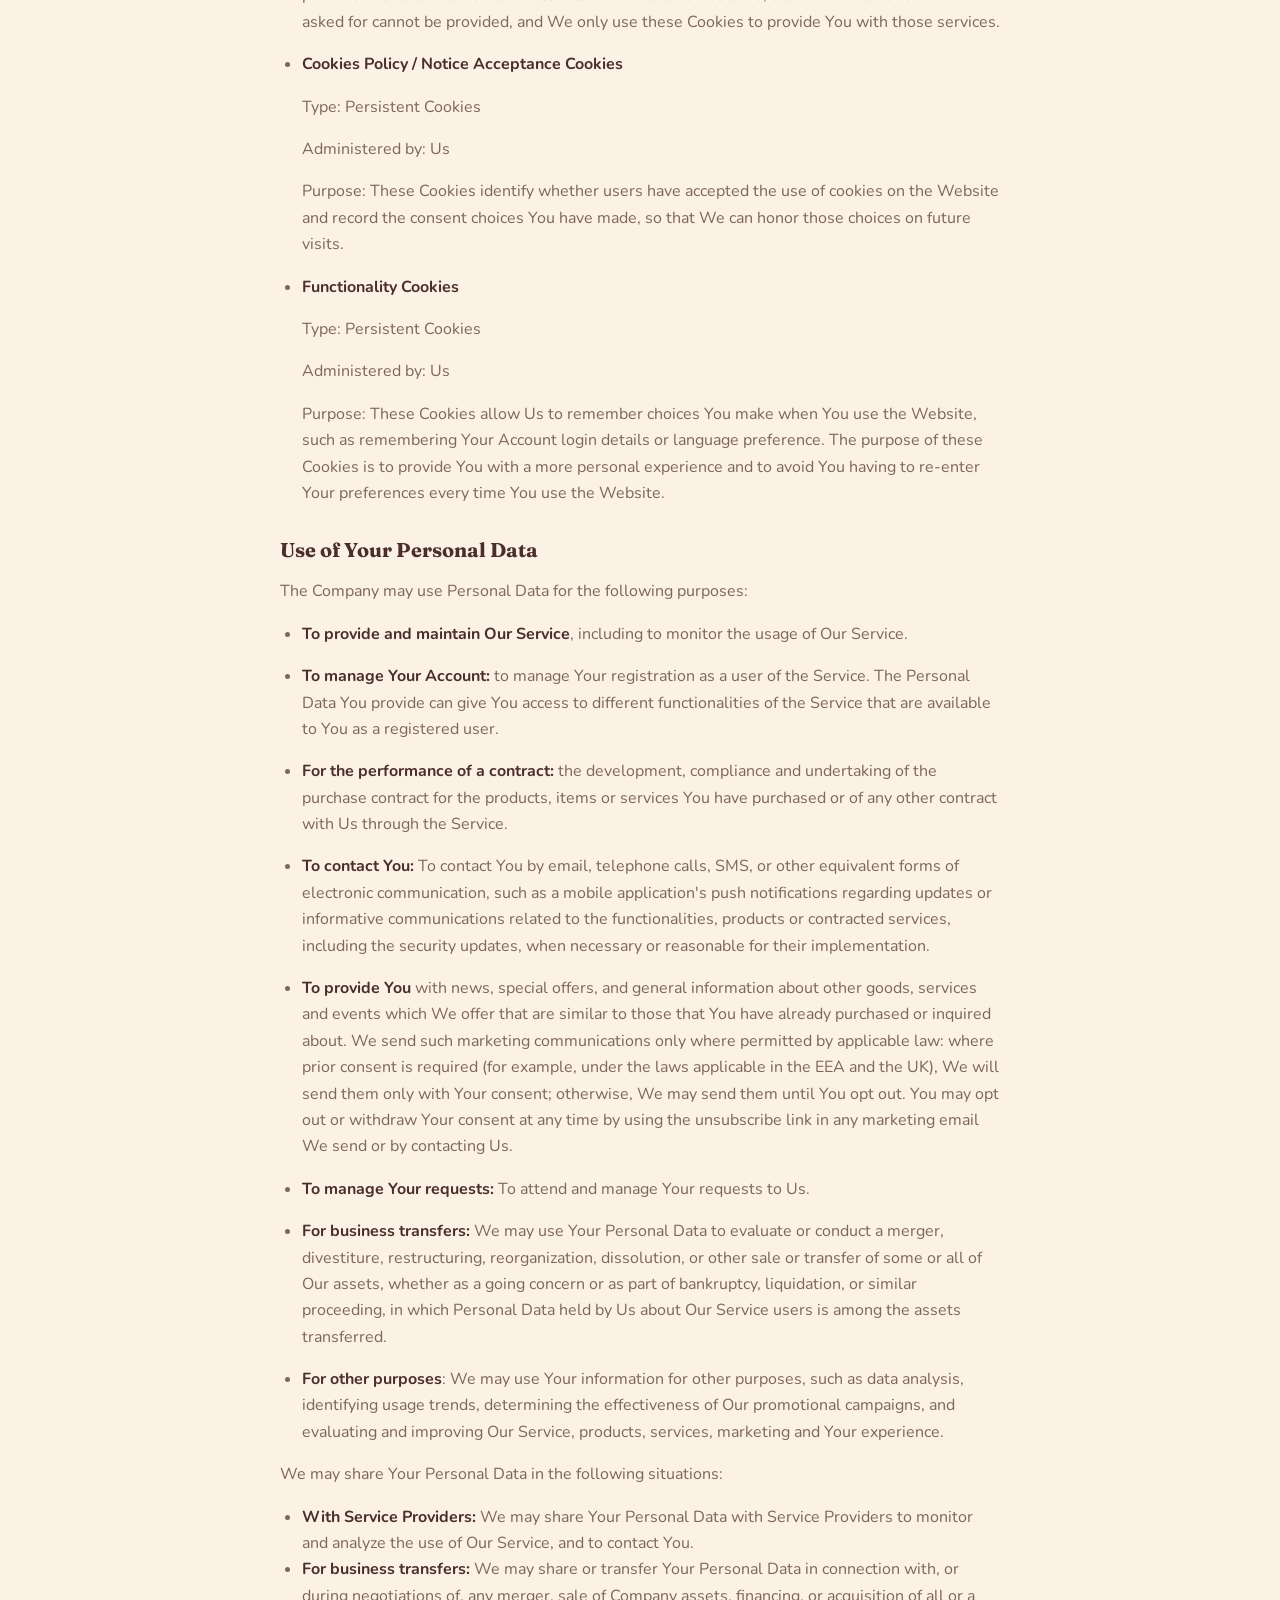
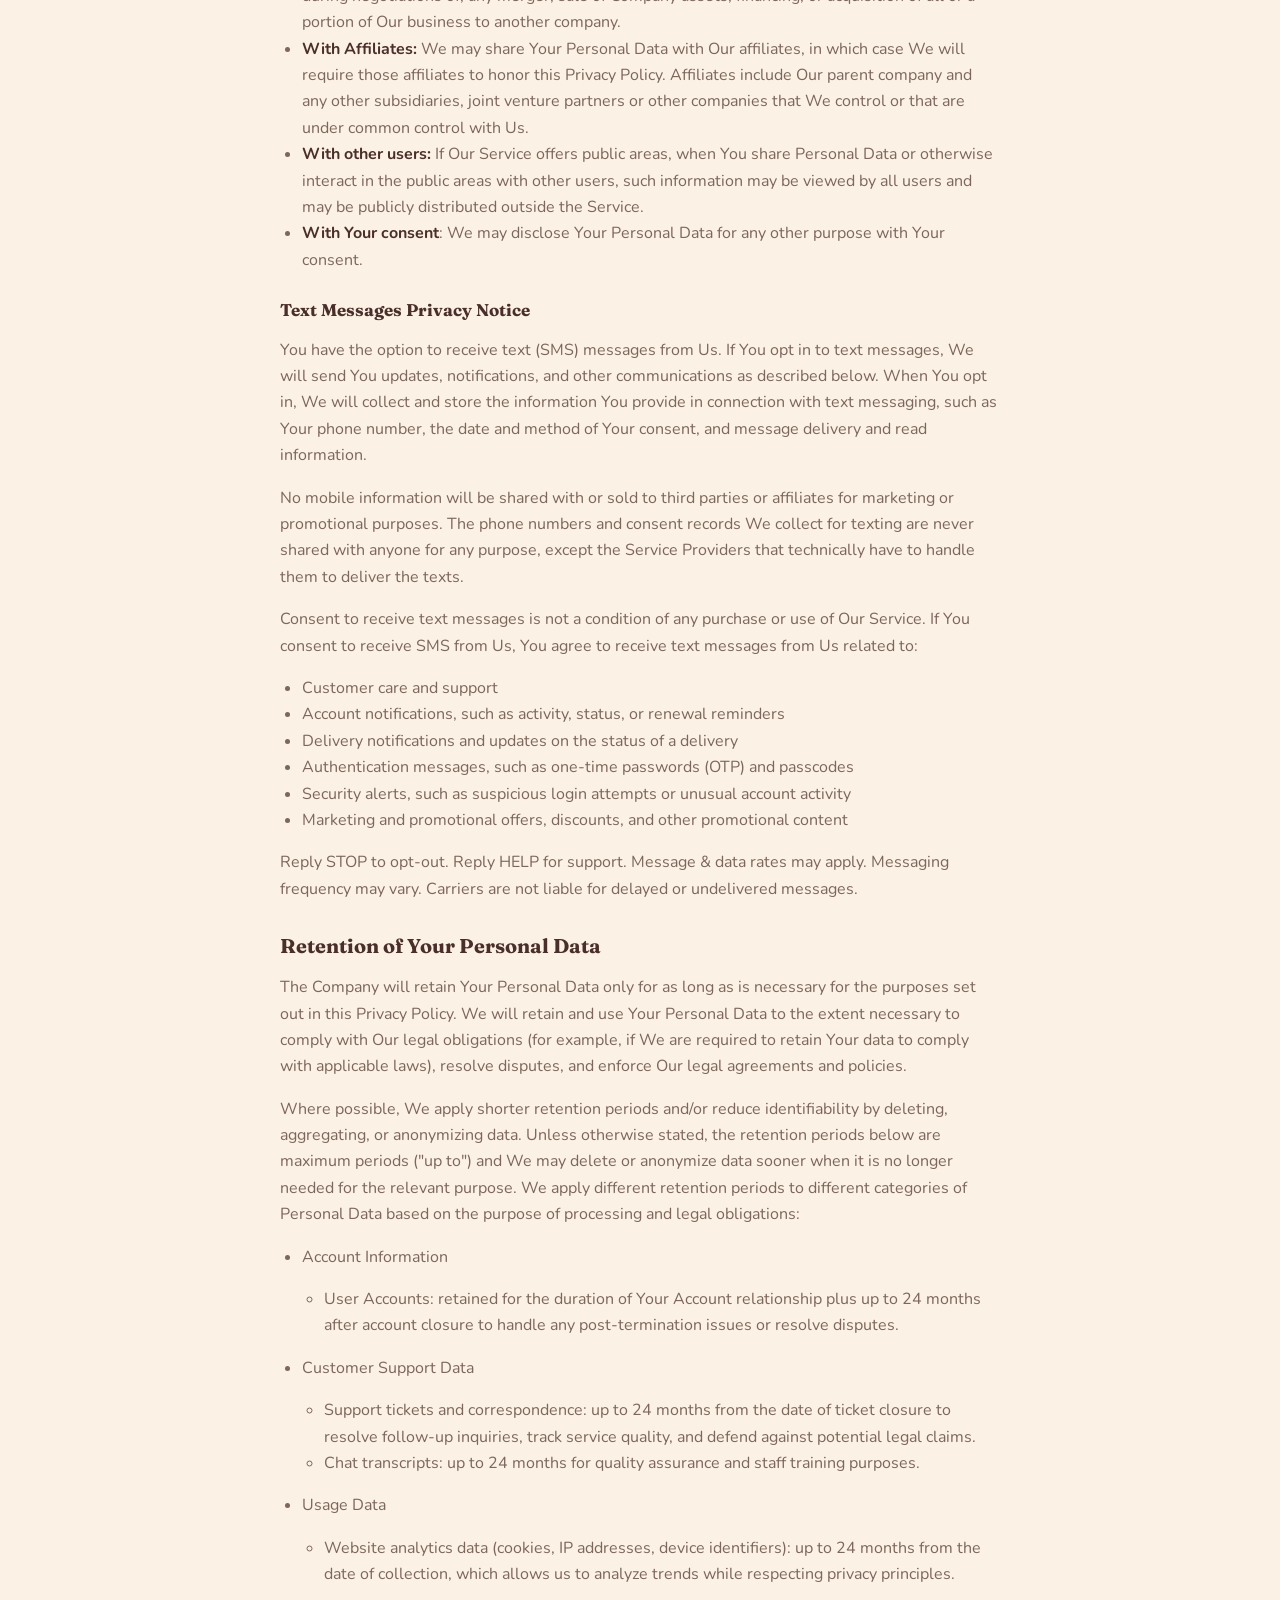
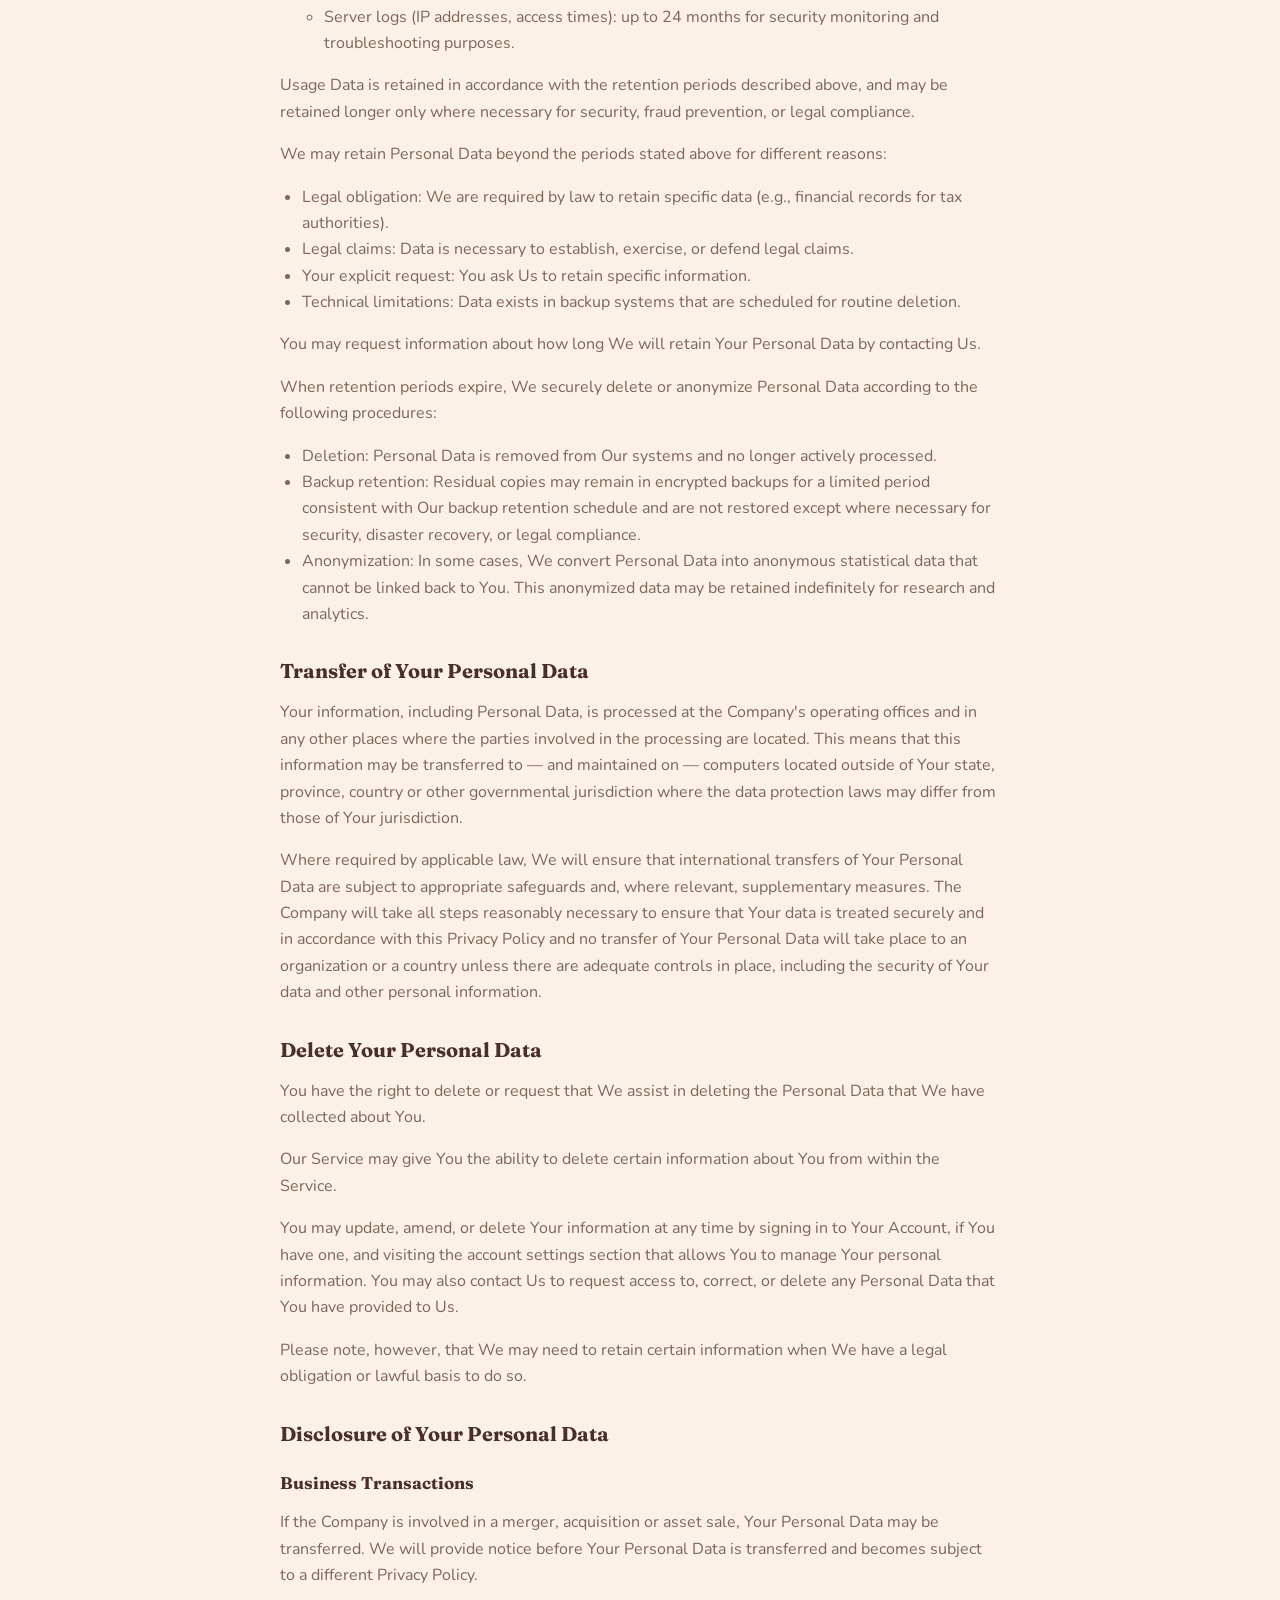
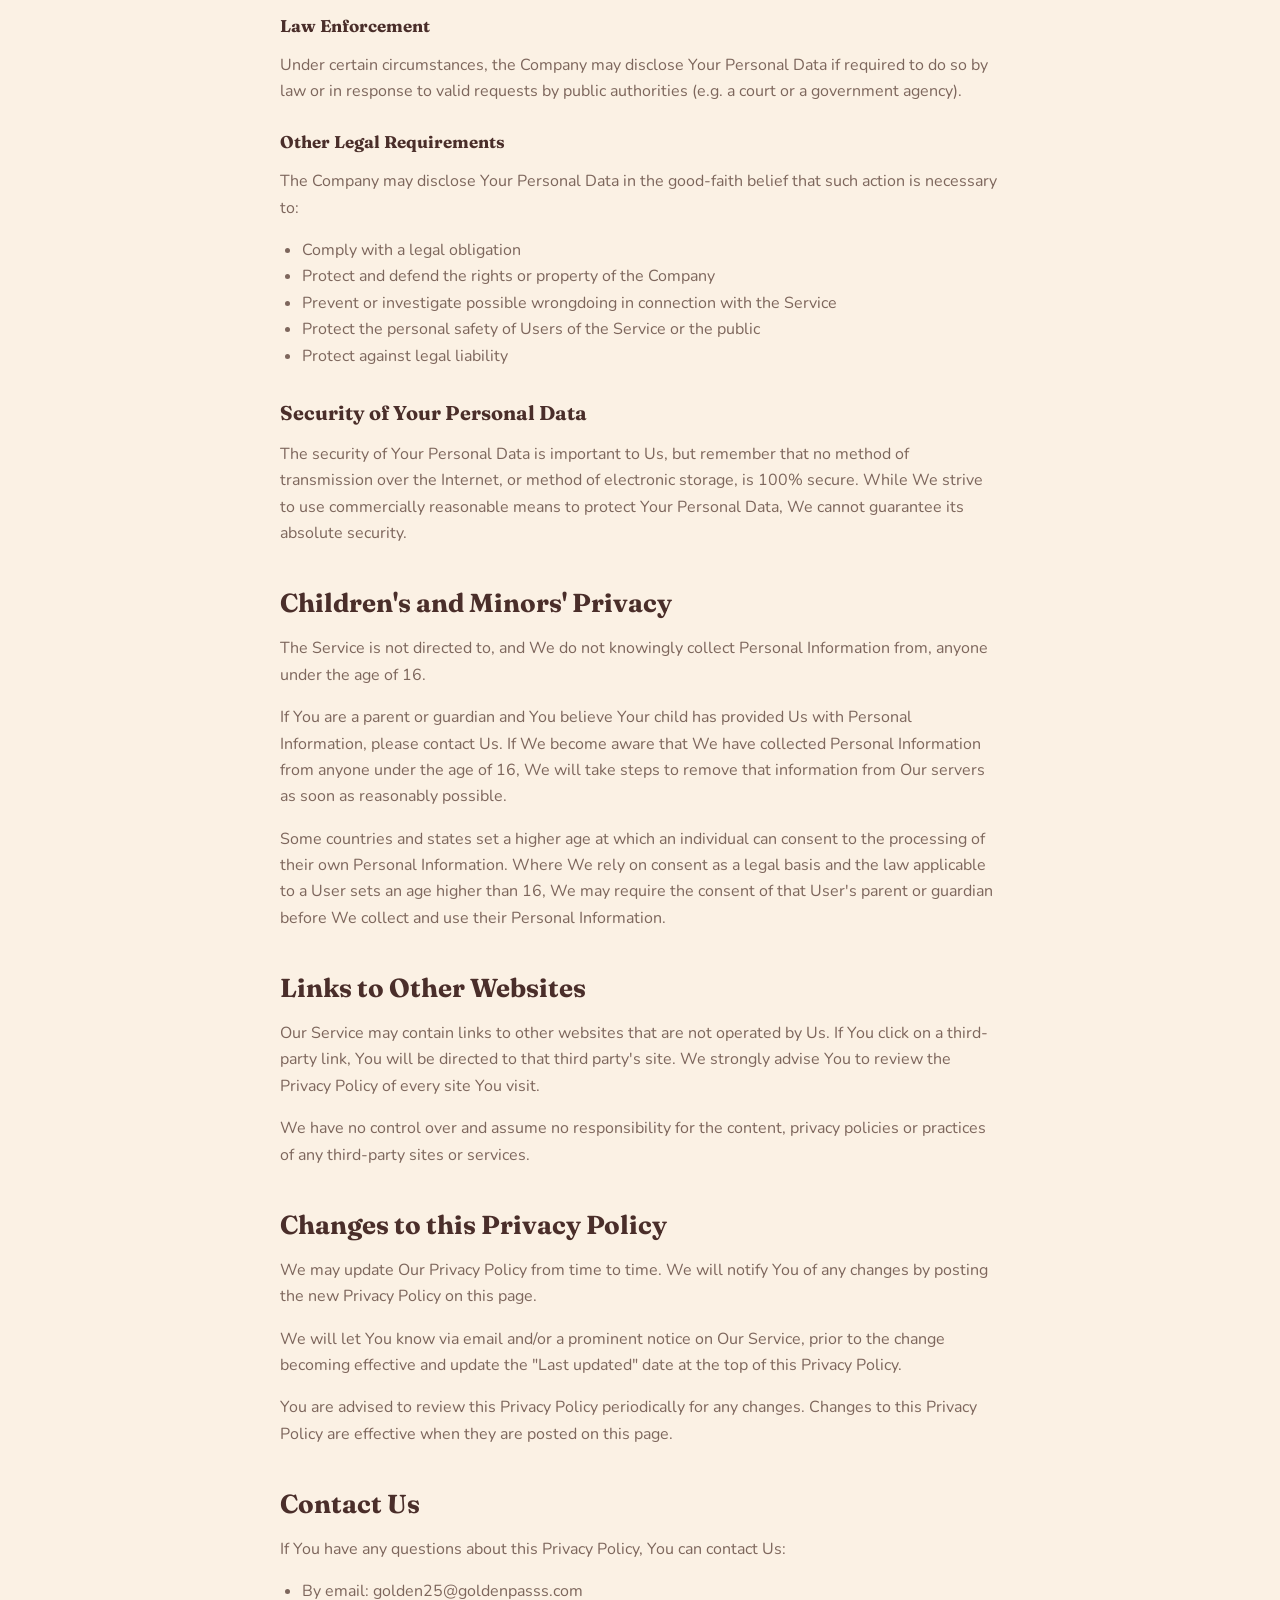
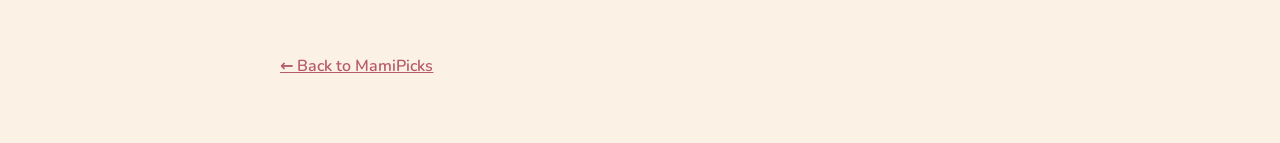
<file: privacy.html>
<!DOCTYPE html>
<html lang="en">
<head>
<meta charset="utf-8">
<meta name="viewport" content="width=device-width, initial-scale=1">
<title>Privacy Policy | MamiPicks</title>
<!-- Google tag (gtag.js) -->
<script async src="https://www.googletagmanager.com/gtag/js?id=AW-18429283112"></script>
<script>
  window.dataLayer = window.dataLayer || [];
  function gtag(){dataLayer.push(arguments);}
  gtag('js', new Date());
  gtag('config', 'AW-18429283112');
</script>
<script>
  // count clicks on buy links (Lasso/Amazon and brand shops) as an Ads conversion
  document.addEventListener('click', function (e) {
    var a = e.target.closest && e.target.closest('a[href]');
    if (!a || !/(^|\.)(lasso\.to|amazon\.com|amzn\.to|amaanahealth\.com|momomiworld\.com)$/.test(a.hostname)) return;
    gtag('event', 'conversion', {'send_to': 'AW-18429283112/99lcCLumwasdEKiW4tNE', 'transport_type': 'beacon'});
  }, true);
</script>
<meta name="robots" content="noindex">
<link rel="preconnect" href="https://fonts.googleapis.com">
<link rel="preconnect" href="https://fonts.gstatic.com" crossorigin>
<link rel="stylesheet" href="https://fonts.googleapis.com/css2?family=Fraunces:opsz,wght@9..144,600;9..144,700&family=Nunito:wght@400;600;700&display=swap">
<style>
*{box-sizing:border-box}
body{margin:0;background:#fbf1e4;color:#4a2e2a;font-family:Nunito,system-ui,sans-serif;line-height:1.65;font-size:16px;-webkit-font-smoothing:antialiased}
header{border-bottom:1px solid #efdcc6;padding:16px 20px}
header a{color:#4a2e2a;text-decoration:none;font-weight:700;font-family:Fraunces,Georgia,serif;font-size:22px}
main{max-width:760px;margin:0 auto;padding:32px 20px 64px}
h1,h2,h3,h4{font-family:Fraunces,Georgia,serif;line-height:1.2;margin:1.6em 0 .5em}
h1{font-size:clamp(34px,6vw,48px);margin-top:.2em}
h2{font-size:26px} h3{font-size:20px} h4{font-size:17px}
p,li{color:#7d665c}
strong{color:#4a2e2a}
a{color:#b75a6b}
ul{padding-left:22px}
.back{display:inline-block;margin-top:32px;color:#b75a6b;font-weight:600}
</style>
</head>
<body>
<header><a href="./">MamiPicks</a></header>
<main>
<h1>Privacy Policy</h1>
<p>Last updated: October 22, 2026</p>
<p>This Privacy Policy describes Our policies and procedures on the collection, use and disclosure of Your information when You use the Service and tells You about Your privacy rights and how the law protects You.</p>
<p>We use Your Personal Data to provide and improve the Service. We collect, use, and disclose Your information as described in this Privacy Policy and, where required by applicable law, only where We have a valid legal basis to do so, including Your consent (where consent is required). This Privacy Policy has been created with the help of the <a href="https://www.termsfeed.com/privacy-policy-generator/" target="_blank">Privacy Policy Generator</a>.</p>
<h2>Interpretation and Definitions</h2>
<h3>Interpretation</h3>
<p>The words whose initial letters are capitalized have meanings defined under the following conditions. The following definitions shall have the same meaning regardless of whether they appear in singular or in plural.</p>
<h3>Definitions</h3>
<p>For the purposes of this Privacy Policy:</p>
<ul>
<li>
<p><strong>Account</strong> means a unique account created for You to access Our Service or parts of Our Service.</p>
</li>
<li>
<p><strong>Affiliate</strong> means an entity that controls, is controlled by, or is under common control with a party, where &quot;control&quot; means ownership of 50% or more of the shares, equity interest or other securities entitled to vote for election of directors or other managing authority.</p>
</li>
<li>
<p><strong>Company</strong> (referred to as either &quot;the Company&quot;, &quot;We&quot;, &quot;Us&quot; or &quot;Our&quot; in this Privacy Policy) refers to MamiPicks.</p>
</li>
<li>
<p><strong>Cookies</strong> are small files that are placed on Your computer, mobile device or any other device by a website, containing the details of Your browsing history on that website, among its many uses.</p>
</li>
<li>
<p><strong>Country/State</strong> refers to: Vietnam.</p>
</li>
<li>
<p><strong>Device</strong> means any device that can access the Service, such as a computer, a cell phone or a digital tablet.</p>
</li>
<li>
<p><strong>Personal Data</strong> (or &quot;Personal Information&quot;) is any information that relates to an identified or identifiable individual.</p>
<p>We use &quot;Personal Data&quot; and &quot;Personal Information&quot; interchangeably unless a law uses a specific term.</p>
</li>
<li>
<p><strong>Service</strong> refers to the Website.</p>
</li>
<li>
<p><strong>Service Provider</strong> means any natural or legal person who processes the data on behalf of the Company. It refers to third-party companies or individuals employed by the Company to facilitate the Service, to provide the Service on behalf of the Company, to perform services related to the Service or to assist the Company in analyzing how the Service is used.</p>
</li>
<li>
<p><strong>Usage Data</strong> refers to data collected automatically, either generated by the use of the Service or from the Service infrastructure itself (for example, the duration of a page visit).</p>
</li>
<li>
<p><strong>User</strong> means any individual who accesses or uses the Service.</p>
</li>
<li>
<p><strong>Website</strong> refers to MamiPicks, accessible from <a href="https://mom.goldenpasss.com" rel="external nofollow noopener" target="_blank">https://mom.goldenpasss.com</a>.</p>
</li>
<li>
<p><strong>You</strong> means the individual accessing or using the Service, or the company, or other legal entity on behalf of which such individual is accessing or using the Service, as applicable.</p>
</li>
</ul>
<h2>Collecting and Using Your Personal Information</h2>
<h3>Types of Data Collected</h3>
<h4>Personal Data</h4>
<p>While using Our Service, We may ask You to provide Us with certain personally identifiable information that can be used to contact or identify You. Personally identifiable information may include, but is not limited to:</p>
<ul>
<li>Email address</li>
</ul>
<h4>Usage Data</h4>
<p>Usage Data is collected automatically when using the Service.</p>
<p>Usage Data may include information such as Your Device's Internet Protocol address (e.g. IP address), browser type, browser version, the pages of Our Service that You visit, the time and date of Your visit, the time spent on those pages, unique device identifiers and other diagnostic data.</p>
<p>When You access the Service by or through a mobile device, We may collect certain information automatically, including, but not limited to, the type of mobile device You use, Your mobile device's unique ID, the IP address of Your mobile device, Your mobile operating system, the type of mobile Internet browser You use, unique device identifiers and other diagnostic data.</p>
<p>We may also collect information that Your browser sends whenever You visit Our Service or when You access the Service by or through a mobile device.</p>
<h4>Tracking Technologies and Cookies</h4>
<p>We use tracking technologies (such as cookies) to track the activity and to improve Our Service. The technologies We use may include:</p>
<ul>
<li><strong>Cookies or Browser Cookies.</strong> A cookie is a small file placed on Your Device. You can instruct Your browser to refuse all Cookies or to indicate when a Cookie is being sent. However, if You do not accept Cookies, You may not be able to use some parts of Our Service.</li>
<li><strong>Web Beacons.</strong> Certain sections of Our Service may contain small electronic files known as web beacons (also referred to as clear gifs, pixel tags, and single-pixel gifs) that permit the Company, for example, to count users who have visited those pages and for other related website statistics (for example, recording the popularity of a certain section and verifying system and server integrity).</li>
</ul>
<p>Cookies can be &quot;Persistent&quot; or &quot;Session&quot; Cookies. Persistent Cookies remain on Your personal computer or mobile device when You go offline, while Session Cookies are deleted as soon as You close Your web browser.</p>
<p>Where required by law, We use non-essential cookies (that is, Cookies other than the Necessary / Essential Cookies described below) only with Your consent. You can withdraw or change Your consent at any time using Our cookie preferences tool (if available) or through Your browser/device settings. Withdrawing consent does not affect the lawfulness of processing based on consent before its withdrawal.</p>
<p>We use both Session and Persistent Cookies for the purposes set out below:</p>
<ul>
<li>
<p><strong>Necessary / Essential Cookies</strong></p>
<p>Type: Session Cookies</p>
<p>Administered by: Us</p>
<p>Purpose: These Cookies are essential to provide You with services available through the Website and to enable You to use some of its features. They help to authenticate users and prevent fraudulent use of user accounts. Without these Cookies, the services that You have asked for cannot be provided, and We only use these Cookies to provide You with those services.</p>
</li>
<li>
<p><strong>Cookies Policy / Notice Acceptance Cookies</strong></p>
<p>Type: Persistent Cookies</p>
<p>Administered by: Us</p>
<p>Purpose: These Cookies identify whether users have accepted the use of cookies on the Website and record the consent choices You have made, so that We can honor those choices on future visits.</p>
</li>
<li>
<p><strong>Functionality Cookies</strong></p>
<p>Type: Persistent Cookies</p>
<p>Administered by: Us</p>
<p>Purpose: These Cookies allow Us to remember choices You make when You use the Website, such as remembering Your Account login details or language preference. The purpose of these Cookies is to provide You with a more personal experience and to avoid You having to re-enter Your preferences every time You use the Website.</p>
</li>
</ul>
<h3>Use of Your Personal Data</h3>
<p>The Company may use Personal Data for the following purposes:</p>
<ul>
<li>
<p><strong>To provide and maintain Our Service</strong>, including to monitor the usage of Our Service.</p>
</li>
<li>
<p><strong>To manage Your Account:</strong> to manage Your registration as a user of the Service. The Personal Data You provide can give You access to different functionalities of the Service that are available to You as a registered user.</p>
</li>
<li>
<p><strong>For the performance of a contract:</strong> the development, compliance and undertaking of the purchase contract for the products, items or services You have purchased or of any other contract with Us through the Service.</p>
</li>
<li>
<p><strong>To contact You:</strong> To contact You by email, telephone calls, SMS, or other equivalent forms of electronic communication, such as a mobile application's push notifications regarding updates or informative communications related to the functionalities, products or contracted services, including the security updates, when necessary or reasonable for their implementation.</p>
</li>
<li>
<p><strong>To provide You</strong> with news, special offers, and general information about other goods, services and events which We offer that are similar to those that You have already purchased or inquired about. We send such marketing communications only where permitted by applicable law: where prior consent is required (for example, under the laws applicable in the EEA and the UK), We will send them only with Your consent; otherwise, We may send them until You opt out. You may opt out or withdraw Your consent at any time by using the unsubscribe link in any marketing email We send or by contacting Us.</p>
</li>
<li>
<p><strong>To manage Your requests:</strong> To attend and manage Your requests to Us.</p>
</li>
<li>
<p><strong>For business transfers:</strong> We may use Your Personal Data to evaluate or conduct a merger, divestiture, restructuring, reorganization, dissolution, or other sale or transfer of some or all of Our assets, whether as a going concern or as part of bankruptcy, liquidation, or similar proceeding, in which Personal Data held by Us about Our Service users is among the assets transferred.</p>
</li>
<li>
<p><strong>For other purposes</strong>: We may use Your information for other purposes, such as data analysis, identifying usage trends, determining the effectiveness of Our promotional campaigns, and evaluating and improving Our Service, products, services, marketing and Your experience.</p>
</li>
</ul>
<p>We may share Your Personal Data in the following situations:</p>
<ul>
<li><strong>With Service Providers:</strong> We may share Your Personal Data with Service Providers to monitor and analyze the use of Our Service, and to contact You.</li>
<li><strong>For business transfers:</strong> We may share or transfer Your Personal Data in connection with, or during negotiations of, any merger, sale of Company assets, financing, or acquisition of all or a portion of Our business to another company.</li>
<li><strong>With Affiliates:</strong> We may share Your Personal Data with Our affiliates, in which case We will require those affiliates to honor this Privacy Policy. Affiliates include Our parent company and any other subsidiaries, joint venture partners or other companies that We control or that are under common control with Us.</li>
<li><strong>With other users:</strong> If Our Service offers public areas, when You share Personal Data or otherwise interact in the public areas with other users, such information may be viewed by all users and may be publicly distributed outside the Service.</li>
<li><strong>With Your consent</strong>: We may disclose Your Personal Data for any other purpose with Your consent.</li>
</ul>
<h4>Text Messages Privacy Notice</h4>
<p>You have the option to receive text (SMS) messages from Us. If You opt in to text messages, We will send You updates, notifications, and other communications as described below. When You opt in, We will collect and store the information You provide in connection with text messaging, such as Your phone number, the date and method of Your consent, and message delivery and read information.</p>
<p>No mobile information will be shared with or sold to third parties or affiliates for marketing or promotional purposes. The phone numbers and consent records We collect for texting are never shared with anyone for any purpose, except the Service Providers that technically have to handle them to deliver the texts.</p>
<p>Consent to receive text messages is not a condition of any purchase or use of Our Service. If You consent to receive SMS from Us, You agree to receive text messages from Us related to:</p>
<ul>
<li>Customer care and support</li>
<li>Account notifications, such as activity, status, or renewal reminders</li>
<li>Delivery notifications and updates on the status of a delivery</li>
<li>Authentication messages, such as one-time passwords (OTP) and passcodes</li>
<li>Security alerts, such as suspicious login attempts or unusual account activity</li>
<li>Marketing and promotional offers, discounts, and other promotional content</li>
</ul>
<p>Reply STOP to opt-out. Reply HELP for support. Message &amp; data rates may apply. Messaging frequency may vary. Carriers are not liable for delayed or undelivered messages.</p>
<h3>Retention of Your Personal Data</h3>
<p>The Company will retain Your Personal Data only for as long as is necessary for the purposes set out in this Privacy Policy. We will retain and use Your Personal Data to the extent necessary to comply with Our legal obligations (for example, if We are required to retain Your data to comply with applicable laws), resolve disputes, and enforce Our legal agreements and policies.</p>
<p>Where possible, We apply shorter retention periods and/or reduce identifiability by deleting, aggregating, or anonymizing data. Unless otherwise stated, the retention periods below are maximum periods (&quot;up to&quot;) and We may delete or anonymize data sooner when it is no longer needed for the relevant purpose. We apply different retention periods to different categories of Personal Data based on the purpose of processing and legal obligations:</p>
<ul>
<li>
<p>Account Information</p>
<ul>
<li>User Accounts: retained for the duration of Your Account relationship plus up to 24 months after account closure to handle any post-termination issues or resolve disputes.</li>
</ul>
</li>
<li>
<p>Customer Support Data</p>
<ul>
<li>Support tickets and correspondence: up to 24 months from the date of ticket closure to resolve follow-up inquiries, track service quality, and defend against potential legal claims.</li>
<li>Chat transcripts: up to 24 months for quality assurance and staff training purposes.</li>
</ul>
</li>
<li>
<p>Usage Data</p>
<ul>
<li>
<p>Website analytics data (cookies, IP addresses, device identifiers): up to 24 months from the date of collection, which allows us to analyze trends while respecting privacy principles.</p>
</li>
<li>
<p>Server logs (IP addresses, access times): up to 24 months for security monitoring and troubleshooting purposes.</p>
</li>
</ul>
</li>
</ul>
<p>Usage Data is retained in accordance with the retention periods described above, and may be retained longer only where necessary for security, fraud prevention, or legal compliance.</p>
<p>We may retain Personal Data beyond the periods stated above for different reasons:</p>
<ul>
<li>Legal obligation: We are required by law to retain specific data (e.g., financial records for tax authorities).</li>
<li>Legal claims: Data is necessary to establish, exercise, or defend legal claims.</li>
<li>Your explicit request: You ask Us to retain specific information.</li>
<li>Technical limitations: Data exists in backup systems that are scheduled for routine deletion.</li>
</ul>
<p>You may request information about how long We will retain Your Personal Data by contacting Us.</p>
<p>When retention periods expire, We securely delete or anonymize Personal Data according to the following procedures:</p>
<ul>
<li>Deletion: Personal Data is removed from Our systems and no longer actively processed.</li>
<li>Backup retention: Residual copies may remain in encrypted backups for a limited period consistent with Our backup retention schedule and are not restored except where necessary for security, disaster recovery, or legal compliance.</li>
<li>Anonymization: In some cases, We convert Personal Data into anonymous statistical data that cannot be linked back to You. This anonymized data may be retained indefinitely for research and analytics.</li>
</ul>
<h3>Transfer of Your Personal Data</h3>
<p>Your information, including Personal Data, is processed at the Company's operating offices and in any other places where the parties involved in the processing are located. This means that this information may be transferred to — and maintained on — computers located outside of Your state, province, country or other governmental jurisdiction where the data protection laws may differ from those of Your jurisdiction.</p>
<p>Where required by applicable law, We will ensure that international transfers of Your Personal Data are subject to appropriate safeguards and, where relevant, supplementary measures. The Company will take all steps reasonably necessary to ensure that Your data is treated securely and in accordance with this Privacy Policy and no transfer of Your Personal Data will take place to an organization or a country unless there are adequate controls in place, including the security of Your data and other personal information.</p>
<h3>Delete Your Personal Data</h3>
<p>You have the right to delete or request that We assist in deleting the Personal Data that We have collected about You.</p>
<p>Our Service may give You the ability to delete certain information about You from within the Service.</p>
<p>You may update, amend, or delete Your information at any time by signing in to Your Account, if You have one, and visiting the account settings section that allows You to manage Your personal information. You may also contact Us to request access to, correct, or delete any Personal Data that You have provided to Us.</p>
<p>Please note, however, that We may need to retain certain information when We have a legal obligation or lawful basis to do so.</p>
<h3>Disclosure of Your Personal Data</h3>
<h4>Business Transactions</h4>
<p>If the Company is involved in a merger, acquisition or asset sale, Your Personal Data may be transferred. We will provide notice before Your Personal Data is transferred and becomes subject to a different Privacy Policy.</p>
<h4>Law Enforcement</h4>
<p>Under certain circumstances, the Company may disclose Your Personal Data if required to do so by law or in response to valid requests by public authorities (e.g. a court or a government agency).</p>
<h4>Other Legal Requirements</h4>
<p>The Company may disclose Your Personal Data in the good-faith belief that such action is necessary to:</p>
<ul>
<li>Comply with a legal obligation</li>
<li>Protect and defend the rights or property of the Company</li>
<li>Prevent or investigate possible wrongdoing in connection with the Service</li>
<li>Protect the personal safety of Users of the Service or the public</li>
<li>Protect against legal liability</li>
</ul>
<h3>Security of Your Personal Data</h3>
<p>The security of Your Personal Data is important to Us, but remember that no method of transmission over the Internet, or method of electronic storage, is 100% secure. While We strive to use commercially reasonable means to protect Your Personal Data, We cannot guarantee its absolute security.</p>
<h2>Children's and Minors' Privacy</h2>
<p>The Service is not directed to, and We do not knowingly collect Personal Information from, anyone under the age of 16.</p>
<p>If You are a parent or guardian and You believe Your child has provided Us with Personal Information, please contact Us. If We become aware that We have collected Personal Information from anyone under the age of 16, We will take steps to remove that information from Our servers as soon as reasonably possible.</p>
<p>Some countries and states set a higher age at which an individual can consent to the processing of their own Personal Information. Where We rely on consent as a legal basis and the law applicable to a User sets an age higher than 16, We may require the consent of that User's parent or guardian before We collect and use their Personal Information.</p>
<h2>Links to Other Websites</h2>
<p>Our Service may contain links to other websites that are not operated by Us. If You click on a third-party link, You will be directed to that third party's site. We strongly advise You to review the Privacy Policy of every site You visit.</p>
<p>We have no control over and assume no responsibility for the content, privacy policies or practices of any third-party sites or services.</p>
<h2>Changes to this Privacy Policy</h2>
<p>We may update Our Privacy Policy from time to time. We will notify You of any changes by posting the new Privacy Policy on this page.</p>
<p>We will let You know via email and/or a prominent notice on Our Service, prior to the change becoming effective and update the &quot;Last updated&quot; date at the top of this Privacy Policy.</p>
<p>You are advised to review this Privacy Policy periodically for any changes. Changes to this Privacy Policy are effective when they are posted on this page.</p>
<h2>Contact Us</h2>
<p>If You have any questions about this Privacy Policy, You can contact Us:</p>
<ul>
<li>By email: golden25@goldenpasss.com</li>
</ul>
<a class="back" href="./">&larr; Back to MamiPicks</a>
</main>
</body>
</html>
</file>
<file: assets/css/tabs.css>
/* MamiPicks product-type tabs: shared look for every tab page. Colours come from the site palette. */
:root{--bg:#fbf1e4;--bg2:#fff8ec;--card:#fffdf8;--line:#efdcc6;--ink:#4a2e2a;--mut:#7d665c;--a:#cf6f80;--a-d:#b75a6b;--a-l:#fbe3e6;--a-ink:#b75a6b;--on-a:#ffffff;--ok:#3f8a5a;--shade:rgba(120,60,50,.18);--head-bg:rgba(255,248,236,.94);--r-card:20px;--r-btn:14px;--f-display:Fraunces,Georgia,serif;--f-body:Nunito,system-ui,-apple-system,"Segoe UI",Roboto,sans-serif;--w-display:600}
*{box-sizing:border-box;margin:0}
html{scroll-behavior:smooth}
body{font-family:var(--f-body);color:var(--ink);background:var(--bg);font-size:16px;line-height:1.6;-webkit-font-smoothing:antialiased;overflow-x:hidden}
a{color:inherit;text-decoration:none}
img{max-width:100%}
[hidden]{display:none!important}
a:focus-visible,button:focus-visible,select:focus-visible,summary:focus-visible{outline:2px solid var(--a);outline-offset:3px}
.wrap{max-width:1160px;margin:0 auto;padding-inline:24px}
h1,h2,h3,h4{font-family:var(--f-display);font-weight:var(--w-display);line-height:1.1;letter-spacing:-.005em;text-wrap:balance}

/* header + product-type tabs */
header{position:sticky;top:0;z-index:20;background:var(--head-bg);backdrop-filter:blur(10px);-webkit-backdrop-filter:blur(10px);border-bottom:1px solid var(--line)}
header .wrap{display:flex;justify-content:space-between;align-items:center;min-height:64px;gap:14px}
.logo{font-family:var(--f-display);font-weight:var(--w-display);font-size:25px;display:flex;align-items:center;gap:8px;flex:none}
.logo img{height:34px;width:auto;display:block}
nav.top{display:flex;gap:4px;font-size:14px;font-weight:600;overflow-x:auto;scrollbar-width:none}
nav.top::-webkit-scrollbar{display:none}
nav.top a{padding:7px 13px;border-radius:999px;color:var(--mut);border:1px solid transparent;white-space:nowrap}
nav.top a:hover{color:var(--ink);background:var(--bg2)}
nav.top a.on{color:var(--ink);background:var(--card);border-color:var(--line);box-shadow:inset 0 -2px 0 var(--a)}
@media(max-width:860px){
  header .wrap{flex-wrap:wrap;padding-top:10px;row-gap:8px}
  nav.top{order:3;width:100%;padding-bottom:10px;gap:6px}
  nav.top a{background:var(--card);border-color:var(--line);color:var(--ink);border-radius:12px}
  nav.top a.on{background:var(--a);border-color:var(--a);color:var(--on-a);box-shadow:none}
}

/* buttons */
.btn{display:inline-flex;align-items:center;justify-content:center;gap:8px;background:var(--a);color:var(--on-a);padding:12px 22px;border-radius:var(--r-btn);font-weight:700;font-size:15px;border:0;cursor:pointer;font-family:inherit;transition:background .2s,transform .2s;text-align:center}
.btn:hover{background:var(--a-d);transform:translateY(-1px)}
.btn.sm{padding:9px 16px;font-size:14px}
.btn.ghost{background:var(--card);color:var(--ink);border:1px solid var(--line)}
.btn.ghost:hover{background:var(--bg2)}

/* hero */
.hero{padding-block:48px 28px}
.hero .wrap{display:grid;grid-template-columns:1.05fr 1fr;gap:44px;align-items:center}
.tag{display:inline-block;background:var(--a-l);color:var(--a-ink);padding:5px 14px;border-radius:999px;font-size:13px;font-weight:700}
.hero h1{font-size:clamp(34px,5vw,56px);margin:16px 0}
.hero h1 em{font-style:normal;color:var(--a-ink)}
.hero p{color:var(--mut);font-size:18px;margin-bottom:24px;max-width:540px}
.hero .cta{display:flex;gap:10px;flex-wrap:wrap}
.updated{display:block;color:var(--mut);font-size:13px;margin:-10px 0 20px}
.collage{position:relative;height:400px}
.collage img,.collage .ph{position:absolute;object-fit:contain;padding:14px;border-radius:var(--r-card);border:6px solid var(--card);box-shadow:0 18px 40px var(--shade);background:#fff}
.collage .a{width:62%;height:78%;left:0;top:0;transform:rotate(-3deg)}
.collage .b{width:54%;height:60%;right:0;bottom:0;transform:rotate(3deg)}
.collage .ph{display:flex;align-items:center;justify-content:center;text-align:center;font-family:var(--f-display);font-size:26px;line-height:1.15;color:var(--a-ink);background:linear-gradient(140deg,var(--a-l),var(--bg2))}
.collage .ph small{display:block;font-family:var(--f-body);font-size:13px;color:var(--mut);margin-top:6px}

/* sections */
main>section{padding-block:52px}
section[id]{scroll-margin-top:80px}
main h2{font-size:clamp(28px,3.6vw,40px);text-align:center;margin-bottom:8px}
.sub{color:var(--mut);margin:0 auto 30px;text-align:center;max-width:620px}

/* brand vs brand */
.xbt-wrap{overflow-x:auto;-webkit-overflow-scrolling:touch;background:var(--card);border:1px solid var(--line);border-radius:18px}
table.xbt{border-collapse:collapse;width:100%;min-width:560px;font-size:15px}
table.xbt th,table.xbt td{padding:12px 14px;border-bottom:1px solid var(--line);text-align:center;vertical-align:middle}
table.xbt thead th{font-family:var(--f-display);font-size:24px;line-height:1.1;background:var(--bg2)}
table.xbt thead th small{display:block;font-family:var(--f-body);font-size:12px;font-weight:500;color:var(--mut);margin-top:2px}
table.xbt tbody th{text-align:left;color:var(--mut);font-weight:600;font-size:13px;letter-spacing:.3px;text-transform:uppercase;width:150px;position:sticky;left:0;background:var(--card)}
table.xbt tr:last-child th,table.xbt tr:last-child td{border-bottom:0}
.y{color:var(--ok);font-weight:800}.n{color:var(--mut)}

/* head to head */
.presets{display:flex;gap:8px;flex-wrap:wrap;justify-content:center;margin-bottom:20px}
.presets button{font:inherit;color:inherit;cursor:pointer;background:var(--card);border:1px solid var(--line);border-radius:999px;padding:7px 16px;font-size:14px;font-weight:600}
.presets button.on{background:var(--a);border-color:var(--a);color:var(--on-a)}
.h2h{display:grid;grid-template-columns:1fr 56px 1fr;gap:14px;align-items:stretch}
.vs{display:flex;align-items:center;justify-content:center}
.vs span{width:52px;height:52px;border-radius:50%;background:var(--a);color:var(--on-a);display:flex;align-items:center;justify-content:center;font-weight:800;box-shadow:0 0 0 6px var(--a-l)}
.side{background:var(--card);border:1px solid var(--line);border-radius:22px;padding:16px;display:flex;flex-direction:column;gap:10px;min-width:0}
.side select{font:inherit;color:var(--ink);background:var(--bg);border:1px solid var(--line);border-radius:12px;padding:9px 10px;font-size:14px;width:100%;cursor:pointer}
.pc-img{aspect-ratio:4/3;background:#fff;border-radius:16px;overflow:hidden;display:flex;align-items:center;justify-content:center}
.pc-img:empty{background:linear-gradient(135deg,var(--a-l),var(--bg2))}
.pc-img img{width:100%;height:100%;object-fit:contain;padding:16px}
.pc-brand{font-size:12px;font-weight:700;letter-spacing:.8px;text-transform:uppercase;color:var(--a-ink)}
.pc-name{font-weight:700;font-size:16px;line-height:1.35;min-height:2.7em}
.pc-price{font-size:24px;font-weight:800}
.h2h-wrap{overflow-x:auto;margin-top:18px;background:var(--card);border:1px solid var(--line);border-radius:22px}
table.h2ht{border-collapse:collapse;width:100%;min-width:520px;font-size:15px}
table.h2ht th,table.h2ht td{padding:12px 16px;border-bottom:1px solid var(--line);text-align:center;width:40%}
table.h2ht tr:last-child th,table.h2ht tr:last-child td{border-bottom:0}
table.h2ht th{text-align:left;color:var(--mut);font-weight:600;font-size:13px;letter-spacing:.4px;text-transform:uppercase;width:20%}
table.h2ht td.win{color:var(--ok);font-weight:800}
table.h2ht td.win:after{content:" ★";font-size:12px}
.cmp-note,.xnote{color:var(--mut);font-size:12px;margin-top:12px;text-align:center}

/* product grid + filters */
.xpills{display:flex;gap:8px;flex-wrap:wrap;justify-content:center;margin-bottom:8px}
.xpills button{font:inherit;cursor:pointer;background:var(--card);color:var(--ink);border:1px solid var(--line);border-radius:999px;padding:8px 16px;font-size:14px;font-weight:600}
.xpills button small{margin-left:6px;color:var(--mut);font-weight:500}
.xpills button.on{background:var(--ink);border-color:var(--ink);color:var(--bg)}
.xpills button.on small{color:var(--bg);opacity:.7}
.xtypes{margin:0 0 22px}
.xtypes button{padding:6px 13px;font-size:13px;font-weight:500}
.grid{display:grid;grid-template-columns:repeat(auto-fill,minmax(250px,1fr));gap:20px}
.card{background:var(--card);border:1px solid var(--line);border-radius:var(--r-card);overflow:hidden;display:flex;flex-direction:column;transition:box-shadow .25s,transform .25s,border-color .25s}
.card:hover{box-shadow:0 16px 36px var(--shade);transform:translateY(-3px);border-color:var(--a)}
.thumb{aspect-ratio:4/3;background:#fff;display:flex;align-items:center;justify-content:center;position:relative;overflow:hidden}
.thumb.noimg{background:linear-gradient(135deg,var(--a-l),var(--bg2))}
.thumb.noimg:after{content:"Photo coming soon";font-size:13px;font-weight:600;color:var(--mut)}
.thumb img{position:absolute;inset:0;width:100%;height:100%;object-fit:contain;padding:16px;transition:transform .4s}
.card:hover .thumb img{transform:scale(1.04)}
.badge{position:absolute;top:12px;left:12px;background:var(--a);color:var(--on-a);font-size:12px;font-weight:800;padding:4px 12px;border-radius:999px;z-index:1}
.card .body{padding:18px;display:flex;flex-direction:column;gap:8px;flex:1}
.kind{font-size:12px;font-weight:700;letter-spacing:.8px;text-transform:uppercase;color:var(--a-ink)}
.card h4{font-family:var(--f-body);font-size:17px;font-weight:700;line-height:1.3}
.card ul{list-style:none;padding:0;color:var(--mut);font-size:14px;flex:1}
.card li:before{content:"✓ ";color:var(--a-ink);font-weight:800}
.card .pr{font-size:20px;font-weight:800}
.card .pr s{font-size:14px;color:var(--mut);font-weight:600;margin-left:4px}
.card .btns{display:flex;gap:8px;flex-wrap:wrap;margin-top:6px}
.card .btns .btn{flex:1;white-space:nowrap}

/* brand's own section, notes, faq */
.brandsec{display:grid;grid-template-columns:240px 1fr;gap:24px;align-items:center;background:var(--card);border:1px solid var(--line);border-radius:var(--r-card);padding:22px}
.brandsec img{width:100%;aspect-ratio:1;object-fit:cover;border-radius:16px;background:#fff}
.brandsec h3{font-size:26px;margin-bottom:6px}
.brandsec p{color:var(--mut);margin-bottom:14px}
.notes{max-width:820px;margin:0 auto;display:grid;gap:12px}
.notes p{background:var(--card);border:1px solid var(--line);border-left:4px solid var(--a);border-radius:14px;padding:14px 18px}
.faq{display:grid;grid-template-columns:1fr 1fr;gap:12px;align-items:start}
.faq details{background:var(--card);border:1px solid var(--line);border-radius:16px;padding:14px 18px}
.faq summary{cursor:pointer;font-weight:700;list-style:none}
.faq summary::-webkit-details-marker{display:none}
.faq summary:after{content:"+";float:right;color:var(--a-ink);font-weight:800}
.faq details[open] summary:after{content:"–"}
.faq p{color:var(--mut);margin-top:8px;font-size:15px}

footer{background:var(--card);border-top:1px solid var(--line);padding-block:32px;color:var(--mut);font-size:13px;margin-top:24px}
footer p{margin-bottom:8px;max-width:92ch}
footer a.pp{text-decoration:underline;font-weight:600;color:var(--ink)}

@media(max-width:760px){
  .wrap{padding-inline:16px}
  .hero{padding-block:36px 12px}
  .hero .wrap{grid-template-columns:1fr;gap:24px}
  .collage{height:250px}
  .hero .cta .btn{flex:1 1 0;min-width:0;padding:10px 8px;font-size:13px}
  main>section{padding-block:36px}
  table.xbt{min-width:0;font-size:14px}
  table.xbt th,table.xbt td{padding:10px 8px}
  table.xbt thead th{font-size:19px}
  table.xbt tbody th{width:84px;font-size:11px}
  table.xbt .btn.sm{padding:8px 10px;font-size:13px;white-space:normal}
  .h2h{grid-template-columns:1fr 1fr}.vs{display:none}
  .pc-price{font-size:20px}.pc-name{font-size:14px}
  .grid{grid-template-columns:1fr 1fr;gap:12px}
  .card .body{padding:12px}
  .card h4{font-size:14.5px}
  .card ul{display:none}
  .card .btns .btn{white-space:normal;padding:8px 6px;font-size:13px}
  .brandsec{grid-template-columns:1fr}
  .brandsec img{aspect-ratio:16/9}
  .faq{grid-template-columns:1fr}
}
.logo b{color:var(--a);font-weight:700}.logo svg{filter:drop-shadow(1px 2px 1.5px rgba(120,60,50,.3))}
.btn{box-shadow:0 2px 0 var(--a-d),0 8px 16px -8px rgba(150,60,70,.5)}.btn.ghost{box-shadow:none}

/* brand cards: one tap filters the products below */
.xbcards{display:grid;grid-template-columns:repeat(auto-fit,minmax(170px,1fr));gap:10px;margin:0 0 14px}
.xbcards button{display:flex;flex-direction:column;align-items:flex-start;gap:4px;text-align:left;border-radius:16px;padding:14px 16px}
.xbcards button b{font-size:16px}
.xbcards button i{font-style:normal;font-size:13px;color:var(--mut);line-height:1.35}
.xbcards button small{margin:0;font-size:12px}
.xbcards button.on i{color:var(--bg);opacity:.8}
.xshop-sub{text-align:center;color:var(--mut);margin:-6px 0 16px}

/* header: just For baby / For mum, raised; the one you are in glows */
nav.top.two{gap:10px;overflow:visible}
nav.top.two a{background:var(--card);color:var(--ink);font-weight:800;padding:8px 16px;border:0;box-shadow:0 2px 0 rgba(160,110,80,.25),0 6px 14px -6px rgba(120,60,50,.4)}
nav.top.two a.on{background:var(--a);color:var(--on-a);box-shadow:0 0 0 4px rgba(228,138,153,.25),0 0 22px 4px rgba(246,201,95,.55)}
@media(max-width:760px){nav.top.two{order:0;width:auto;padding:0}nav.top.two a{border-radius:999px}}
.xcard[data-id]{cursor:pointer}
</file>
